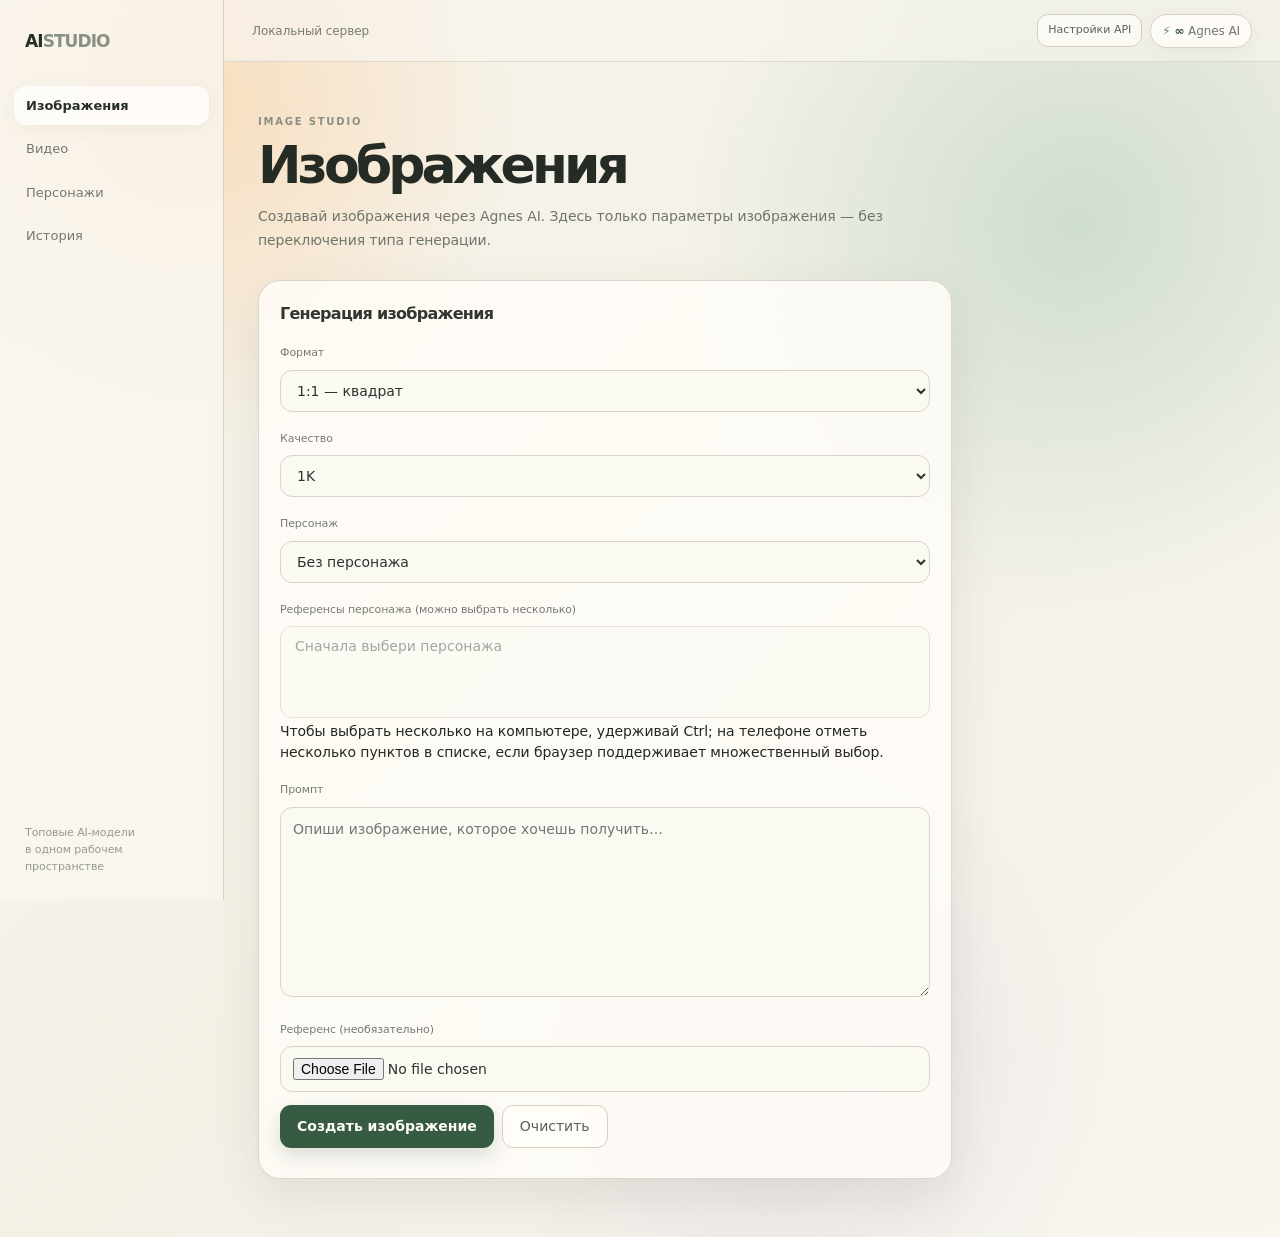
<file: static/index.html>
<!DOCTYPE html>
<html lang="ru">
<head>
  <meta charset="UTF-8">
  <meta name="viewport" content="width=device-width, initial-scale=1.0">
  <meta http-equiv="refresh" content="0;url=/static/ai-studio.html">
  <title>ИИ Студия</title>
  <script>window.location.replace('/static/ai-studio.html');</script>
</head>
<body>
  <p>Переход в ИИ Студию…</p>
  <noscript><a href="/static/ai-studio.html">Открыть ИИ Студию</a></noscript>
</body>
</html>
</file>
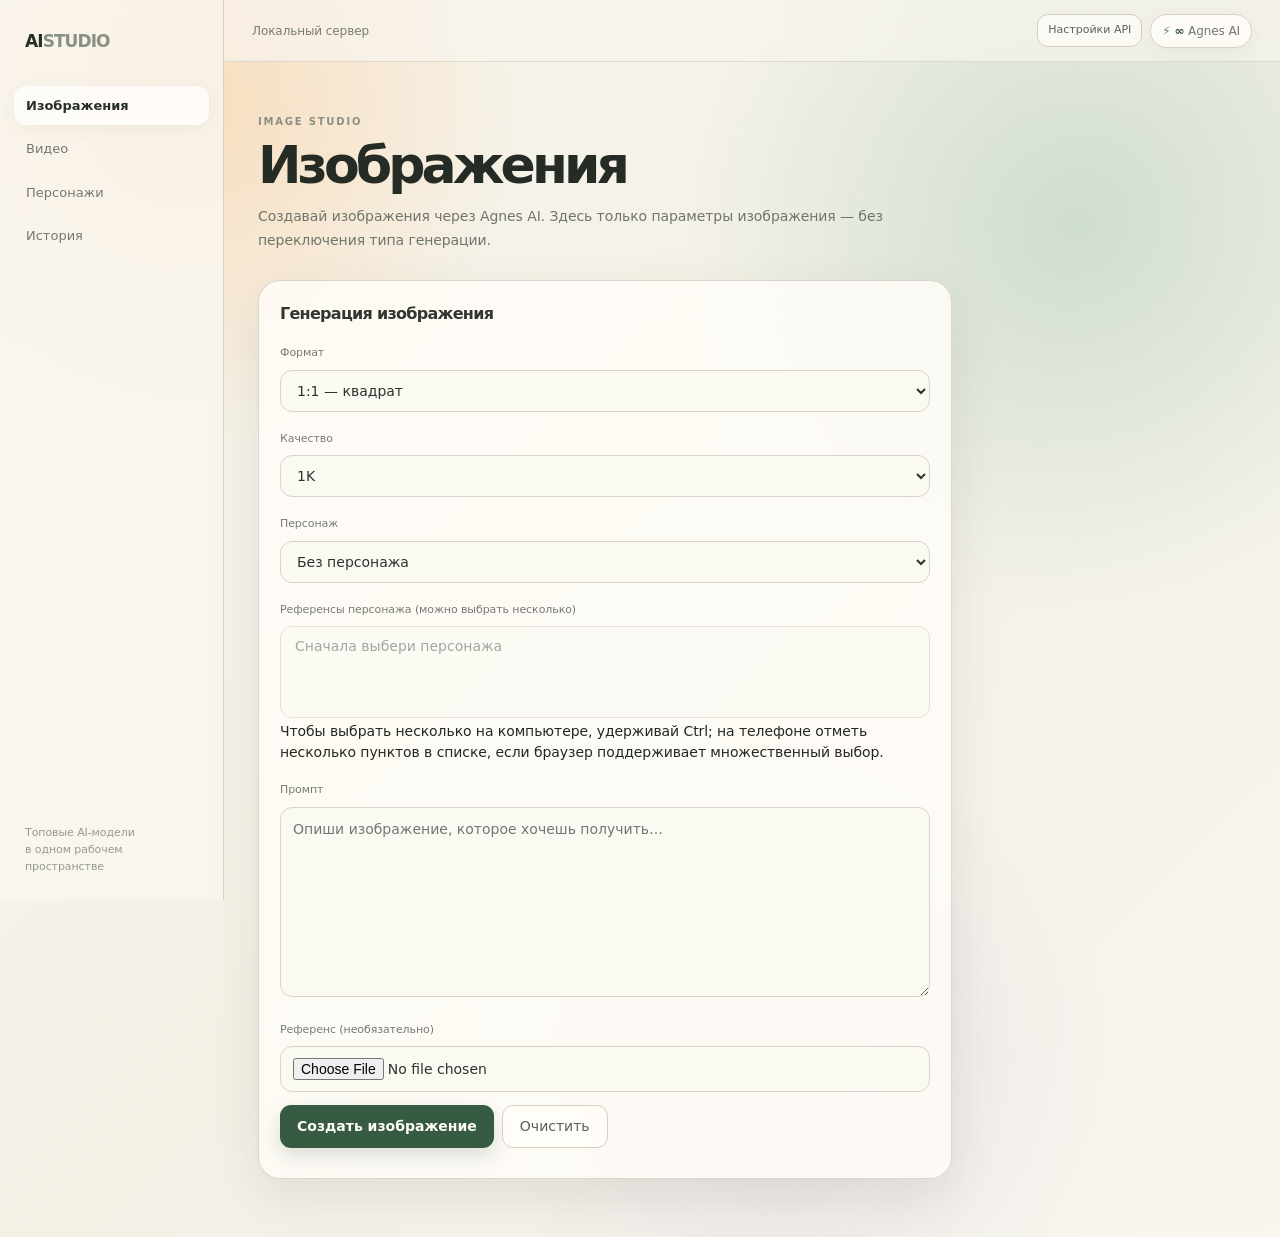
<file: static/ai-studio.html>
<!doctype html>
<html lang="ru"><head>
<meta charset="utf-8"><meta name="viewport" content="width=device-width,initial-scale=1">
<meta name="theme-color" content="#09090b"><title>AI Studio — AI models in one workspace</title>
<style>
:root{
  --bg:#f5f2e9;--paper:#fffdf8;--paper2:#f8f5ed;--line:#ded8ca;--line-soft:#ebe6da;
  --text:#242821;--muted:#6d7168;--muted2:#96998f;--accent:#2e4d38;--accent2:#d97b54;
  --hover:#f0ece2;--shadow:0 18px 50px rgba(64,57,42,.10);
}
*{box-sizing:border-box}
html{background:var(--bg);min-height:100%;overflow-x:hidden;overflow-y:auto}
body{
  margin:0;color:var(--text);
  font:14px/1.5 Inter,ui-sans-serif,system-ui,-apple-system,BlinkMacSystemFont,"Segoe UI",sans-serif;
  letter-spacing:-.006em;
  background:
    radial-gradient(circle at 14% 8%,rgba(248,188,123,.42) 0,transparent 22%),
    radial-gradient(circle at 84% 18%,rgba(157,196,174,.42) 0,transparent 26%),
    radial-gradient(circle at 62% 86%,rgba(201,183,220,.28) 0,transparent 24%),
    linear-gradient(135deg,#f8f5ec 0%,#f3f0e6 52%,#f8f6ef 100%);
  min-height:100vh;overflow-x:hidden;overflow-y:auto;
}
body:before,body:after{content:"";position:fixed;pointer-events:none;z-index:-1}
body:before{
  width:52vw;height:52vw;right:-12vw;top:11vh;
  background:
    radial-gradient(circle at 48% 42%,rgba(255,255,255,.96) 0 13%,transparent 14%),
    radial-gradient(ellipse at 50% 76%,rgba(91,126,96,.38) 0 18%,transparent 19%),
    radial-gradient(ellipse at 30% 64%,rgba(226,178,112,.46) 0 16%,transparent 17%),
    radial-gradient(ellipse at 70% 62%,rgba(113,151,180,.30) 0 18%,transparent 19%);
  filter:blur(1px);transform:rotate(-8deg);
}
body:after{
  width:38vw;height:46vw;left:-10vw;bottom:-12vw;
  background:
    radial-gradient(ellipse at 52% 25%,rgba(255,255,255,.9) 0 18%,transparent 19%),
    radial-gradient(ellipse at 36% 58%,rgba(89,124,84,.34) 0 21%,transparent 22%),
    radial-gradient(ellipse at 66% 74%,rgba(211,142,107,.34) 0 19%,transparent 20%);
  filter:blur(2px);transform:rotate(13deg);
}
button,input,textarea,select{font:inherit}
button{cursor:pointer}
.app{min-height:100vh;display:grid;grid-template-columns:224px minmax(0,1fr);position:relative}
.app:before{
  content:"";position:fixed;inset:0;pointer-events:none;z-index:-1;opacity:.5;
  background:
    linear-gradient(112deg,transparent 0 42%,rgba(255,255,255,.55) 43% 47%,transparent 48%),
    linear-gradient(72deg,transparent 0 68%,rgba(255,255,255,.42) 69% 72%,transparent 73%);
}
.side{
  border-right:1px solid rgba(207,201,187,.78);padding:20px 14px 16px;display:flex;flex-direction:column;
  gap:22px;position:sticky;top:0;height:100vh;background:rgba(250,248,242,.76);
  backdrop-filter:blur(20px);-webkit-backdrop-filter:blur(20px)
}
.brand{font-size:17px;font-weight:800;letter-spacing:-.055em;padding:9px 11px;color:#273027}
.brand span{color:#899184}
.nav{display:grid;gap:4px}
.nav button{
  background:transparent;border:0;color:#74796f;padding:10px 12px;border-radius:12px;
  text-align:left;font-size:13px;transition:background .16s ease,color .16s ease,transform .16s ease
}
.nav button.active,.nav button:hover{background:rgba(255,255,255,.72);color:#263028;box-shadow:0 4px 18px rgba(71,67,52,.06)}
.nav button.active{font-weight:650}
.bottom{margin-top:auto;color:#96998f;font-size:11px;padding:9px 11px;line-height:1.55}
.main{min-width:0;min-height:100vh;overflow:visible}
.top{
  height:62px;border-bottom:1px solid rgba(213,207,195,.72);display:flex;align-items:center;
  justify-content:space-between;padding:0 28px;color:#777c72;font-size:12px;
  background:rgba(248,246,240,.62);backdrop-filter:blur(20px);-webkit-backdrop-filter:blur(20px);
  position:sticky;top:0;z-index:5
}
.credits{
  border:1px solid #d8d1c2;background:rgba(255,253,248,.82);padding:7px 11px;border-radius:999px;color:#74796f;
  box-shadow:0 5px 18px rgba(69,63,48,.06)
}
.credits b{color:#2e4d38}
.hero{max-width:1280px;margin:0 auto;padding:52px 34px 28px}
.eyebrow{color:#8b8f84;font-size:10px;text-transform:uppercase;letter-spacing:.18em;font-weight:750}
.hero h1{
  font-size:clamp(38px,5vw,68px);line-height:.94;letter-spacing:-.075em;
  margin:12px 0 15px;font-weight:700;color:#252b25
}
.hero p{color:#70756b;max-width:680px;font-size:14px;margin:0;line-height:1.7}
.grid{
  max-width:1280px;margin:0 auto;padding:8px 34px 58px;
  display:grid;grid-template-columns:repeat(2,minmax(0,1fr));gap:14px
}
.card{
  position:relative;overflow:hidden;background:rgba(255,253,248,.78);border:1px solid rgba(220,214,202,.9);
  border-radius:22px;padding:21px;min-height:174px;
  box-shadow:0 12px 35px rgba(71,65,50,.07);
  transition:border-color .18s ease,background .18s ease,transform .18s ease,box-shadow .18s ease
}
.card:after{
  content:"";position:absolute;width:120px;height:120px;right:-42px;top:-44px;border-radius:50%;
  background:radial-gradient(circle,rgba(212,226,204,.65),rgba(212,226,204,0) 68%);pointer-events:none
}
.card:hover{transform:translateY(-3px) rotate(-.15deg);border-color:#cfc6b5;background:rgba(255,255,252,.9);box-shadow:0 20px 45px rgba(71,65,50,.11)}
.card .icon{font-size:20px;color:#53745a}
.card h3{margin:18px 0 6px;font-size:15px;font-weight:700;color:#30372f}
.card p{margin:0;color:#777c72;font-size:12px;line-height:1.65;max-width:470px}
.tag{
  display:inline-block;margin-top:16px;padding:5px 9px;border-radius:999px;
  background:#edf2e9;color:#56705a;font-size:10px;border:1px solid #d7e1d1
}
.workspace{
  max-width:1280px;margin:0 auto;padding:0 34px 58px;
  display:grid;grid-template-columns:minmax(0,1.65fr) minmax(280px,.65fr);gap:14px
}
.panel{
  background:rgba(255,253,248,.84);border:1px solid rgba(218,212,201,.94);border-radius:22px;padding:21px;
  box-shadow:var(--shadow);backdrop-filter:blur(16px);-webkit-backdrop-filter:blur(16px)
}
.panel h2{margin:0 0 5px;letter-spacing:-.045em;font-size:16px;font-weight:700;color:#30372f}
.label{display:block;color:#777c72;font-size:11px;margin:19px 0 8px}
.select,input,textarea{
  width:100%;background:rgba(250,248,242,.86);color:#2d332d;border:1px solid #d9d3c7;border-radius:12px;
  padding:11px 12px;outline:none;transition:border-color .15s ease,background .15s ease,box-shadow .15s ease
}
.select:hover,input:hover,textarea:hover{border-color:#bfb7a7;background:#fffdf8}
.select:focus,textarea:focus,input:focus{border-color:#8da18b;background:#fffefa;box-shadow:0 0 0 4px rgba(102,132,105,.12)}
.textarea{min-height:190px;resize:vertical}
.actions{display:flex;gap:8px;margin-top:13px}
.primary{
  background:#365b42;color:#fffdf8;border:0;padding:10px 17px;border-radius:11px;font-weight:700;
  box-shadow:0 8px 20px rgba(54,91,66,.18);transition:background .15s ease,transform .15s ease,box-shadow .15s ease
}
.primary:hover{background:#294b35;transform:translateY(-1px);box-shadow:0 12px 25px rgba(54,91,66,.22)}
.primary:disabled{opacity:.45;cursor:default;transform:none;box-shadow:none}
.ghost{
  background:rgba(255,253,248,.72);color:#596158;border:1px solid #d5cec0;padding:10px 17px;border-radius:11px;
  transition:background .15s ease,border-color .15s ease,transform .15s ease
}
.ghost:hover{background:#fffdf8;border-color:#bdb5a6;transform:translateY(-1px)}
.model{
  padding:13px;border:1px solid #ddd7cb;border-radius:13px;margin-top:8px;background:rgba(250,248,242,.72);
  transition:border-color .15s ease,background .15s ease,box-shadow .15s ease
}
.model:hover{border-color:#c4bcad;background:#fffdf8;box-shadow:0 8px 22px rgba(70,64,49,.06)}
.model b{display:block;font-size:13px;font-weight:700;color:#30372f}
.model small{color:#858a80;font-size:11px}
.model.active{border-color:#9eaf9a;background:#edf3e9;box-shadow:inset 3px 0 0 #5b7b61}
.result{margin-top:15px;border-radius:15px;overflow:hidden;background:#fffdf8;border:1px solid #d9d2c5;box-shadow:0 12px 35px rgba(70,64,49,.08)}
.result img{width:100%;display:block}
.hidden{display:none!important}
.modal{position:fixed;inset:0;background:rgba(43,41,34,.38);display:grid;place-items:center;padding:20px;backdrop-filter:blur(10px)}
.modalbox{width:min(430px,100%);background:#fffdf8;border:1px solid #d7d0c2;border-radius:20px;padding:24px;box-shadow:0 28px 80px rgba(48,44,34,.22)}
.modalbox h2{margin-top:0}
.close{float:right;background:none;border:0;color:#777;font-size:22px}
.status{color:#7a7f76;font-size:12px;margin-top:9px}
.toast{
  position:fixed;bottom:20px;right:20px;background:#2f4f39;color:#fffdf8;
  padding:10px 13px;border-radius:11px;font-weight:650;font-size:12px;box-shadow:0 14px 35px rgba(48,44,34,.2)
}
.section{display:none}
.section.active{display:block}
@media(max-width:900px){
  html,body{width:100%;max-width:100%;overflow-x:hidden}
  .app{grid-template-columns:minmax(0,1fr);width:100%;max-width:100%;overflow-x:hidden}
  .side{
    position:sticky;top:0;z-index:20;width:100%;height:54px;min-width:0;border-right:0;border-bottom:1px solid rgba(207,201,187,.78);
    padding:6px 8px;flex-direction:row;align-items:center;gap:6px;overflow:hidden;background:rgba(250,248,242,.9)
  }
  .brand{padding:7px 8px}
  .nav{display:flex;overflow-x:auto;overflow-y:hidden;gap:3px;flex:1;min-width:0;scrollbar-width:none;-webkit-overflow-scrolling:touch}.nav::-webkit-scrollbar{display:none}
  .nav button{white-space:nowrap}
  .bottom{display:none}
  .grid{grid-template-columns:repeat(2,minmax(0,1fr))}
  .workspace{grid-template-columns:1fr}
  .top{height:52px;padding:0 12px;top:54px;z-index:15}
  .hero,.grid,.workspace{padding-left:16px;padding-right:16px;max-width:100%;min-width:0}
}
@media(max-width:560px){
  .side{height:52px}
  .top{top:52px;height:48px;padding:0 10px}
  .credits{padding:5px 8px;font-size:11px}
  .hero{padding-top:24px;padding-left:14px;padding-right:14px}
  .hero h1{font-size:40px}
  .grid{grid-template-columns:1fr}
  .hero{padding-top:32px}
  .hero h1{font-size:42px}
  .workspace{padding-bottom:34px}
  .card,.panel{border-radius:17px}
  body:before{width:90vw;height:90vw;right:-35vw}
  body:after{width:75vw;height:75vw;left:-30vw}
}

.reference-picker{margin-top:8px}.reference-picker-actions{display:flex;align-items:center;gap:7px;flex-wrap:wrap;margin-bottom:8px}.reference-picker-actions .ghost{padding:7px 10px;font-size:11px}.reference-options{display:grid;grid-template-columns:repeat(2,minmax(0,1fr));gap:8px}.reference-option{display:flex;align-items:center;gap:9px;padding:10px;border:1px solid #d9d3c7;border-radius:12px;background:rgba(250,248,242,.86);cursor:pointer;min-width:0}.reference-option:has(input:checked){border-color:#8da18b;background:#edf3e9;box-shadow:inset 3px 0 0 #5b7b61}.reference-option input{width:auto;margin:0;accent-color:#365b42}.reference-option span{font-size:12px;overflow:hidden;text-overflow:ellipsis;white-space:nowrap}@media(max-width:560px){.reference-options{grid-template-columns:1fr}.reference-picker-actions .hint{width:100%}}</style></head><body>
<div class="app">
<aside class="side"><div class="brand">AI<span>STUDIO</span></div><nav class="nav">
<button class="active" data-page="image">Изображения</button><button data-page="video">Видео</button><button data-page="characters">Персонажи</button><button data-page="history">История</button>
</nav><div class="bottom">Топовые AI-модели<br>в одном рабочем пространстве</div></aside>
<main class="main"><header class="top"><div>Локальный сервер</div><div style="display:flex;align-items:center;gap:8px"><button type="button" class="ghost" id="openSettings" style="padding:7px 10px;font-size:11px">Настройки API</button><div class="credits">⚡ <b id="creditCount">∞</b> Agnes AI</div></div></header>

<section id="image" class="section active">
  <div class="hero"><div class="eyebrow">Image Studio</div><h1 style="font-size:52px">Изображения</h1><p>Создавай изображения через Agnes AI. Здесь только параметры изображения — без переключения типа генерации.</p></div>
  <div class="workspace">
    <div class="panel">
      <h2>Генерация изображения</h2>
      <div class="label">Формат</div>
      <select id="imageAspect" class="select">
        <option value="1:1">1:1 — квадрат</option><option value="9:16">9:16 — вертикальный</option><option value="16:9">16:9 — горизонтальный</option><option value="3:4">3:4 — вертикальный</option><option value="4:3">4:3 — горизонтальный</option>
      </select>
      <div class="label">Качество</div>
      <select id="imageQuality" class="select"><option value="1K">1K</option><option value="2K">2K</option><option value="3K">3K</option><option value="4K">4K</option></select>
      <div class="label">Персонаж</div><select id="imageCharacter" class="select"><option value="">Без персонажа</option></select>
      <div class="label">Референсы персонажа <span style="color:#777">(можно выбрать несколько)</span></div><select id="imageCharacterReference" class="select" multiple size="4" disabled><option value="">Сначала выбери персонажа</option></select><div class="hint">Чтобы выбрать несколько на компьютере, удерживай Ctrl; на телефоне отметь несколько пунктов в списке, если браузер поддерживает множественный выбор.</div>
      <div class="label">Промпт</div><textarea id="imagePrompt" class="textarea" placeholder="Опиши изображение, которое хочешь получить…"></textarea>
      <div class="label">Референс <span style="color:#777">(необязательно)</span></div><input id="imageReference" type="file" accept="image/*">
      <div class="actions"><button id="imageGenerate" class="primary">Создать изображение</button><button class="ghost" id="imageClear">Очистить</button></div>
      <div id="imageStatus" class="status"></div><div id="imageResult" class="result hidden"></div>
    </div>
  </div>
</section>

<section id="video" class="section">
  <div class="hero"><div class="eyebrow">Video Studio</div><h1 style="font-size:52px">Видео</h1><p>Создавай видео из текста или оживляй готовое изображение.</p></div>
  <div class="workspace">
    <div class="panel">
      <h2>Генерация видео</h2>
      <div class="label">Режим</div>
      <select id="videoMode" class="select">
        <option value="i2v">Image → Video</option>
        <option value="t2v">Text → Video</option>
        <option value="ti2vid">Text + Image → Video</option>
      </select>
      <div class="label">Формат</div>
      <select id="videoAspect" class="select">
        <option value="9:16">9:16 — вертикальный</option>
        <option value="16:9">16:9 — горизонтальный</option>
        <option value="1:1">1:1 — квадрат</option>
      </select>
      <div class="label">Длительность</div>
      <select id="videoDuration" class="select">
        <option value="4">4 сек</option><option value="5" selected>5 сек</option><option value="6">6 сек</option><option value="8">8 сек</option><option value="10">10 сек</option><option value="12">12 сек</option><option value="15">15 сек</option><option value="18">18 сек</option><option value="20">20 сек</option>
      </select>
      <div class="hint">Все запросы видео сразу отправляются в Agnes 2.0. Доступная длительность зависит от выбранного пресета.</div>
      <div class="label">Качество</div>
      <select id="videoQuality" class="select">
        <option value="720P" selected>720P — доступно и стабильно</option>
      </select>
      <div class="hint">1080P пока не показываю как доступный вариант: текущая бесплатная 2.5 Flash работает в 720P. Не буду отправлять неподдерживаемые параметры в API.</div>
      <div class="label">Персонаж</div>
      <select id="videoCharacter" class="select"><option value="">Без персонажа</option></select>
      <div class="label">Референсы персонажа <span style="color:#777">(можно выбрать несколько)</span></div>
      <div id="videoReferencePicker" class="reference-picker" aria-label="Референсы персонажа">
        <div class="reference-picker-actions"><button type="button" class="ghost" id="videoSelectAllRefs">Выбрать все</button><button type="button" class="ghost" id="videoClearAllRefs">Снять все</button><span id="videoReferenceCount" class="hint">0 выбрано</span></div>
        <div id="videoCharacterReference" class="reference-options"><div class="hint">Сначала выбери персонажа</div></div>
      </div>
      <div class="hint">Нажимай на карточки на iPhone. Выбранные изображения передаются модели вместе для сохранения внешности.</div>
      <div class="label">Исходное изображение <span style="color:#777">(необязательно, если выбран персонаж)</span></div>
      <input id="videoReference" type="file" accept="image/png,image/jpeg,image/webp">
      <div class="label" style="margin-top:12px">Стартовый кадр сцены <span style="color:#777">(можно загрузить PNG, JPG или WebP)</span></div>
      <input id="startFrameUpload" type="file" accept="image/png,image/jpeg,image/webp">
      <div class="hint">Выбери кадр из «Фото» или «Файлов». Он заменит ранее сохранённый кадр и станет первым кадром нового видео, в том числе после F5.</div>
      <div class="actions"><button type="button" id="clearStartFrameUpload" class="ghost">Убрать выбранный стартовый кадр</button></div>
      <div class="label" style="margin-top:18px">Восстановить финальный кадр из готового видео</div>
      <input id="recoveryVideoUpload" type="file" accept="video/mp4,video/quicktime,video/webm,.mp4,.mov,.webm">
      <div class="hint">Если задача пропала после сбоя, загрузи последнее видео из «Фото» или «Файлов». Кадр извлекается прямо в браузере — серверная задача не нужна.</div>
      <div class="actions"><button type="button" id="extractRecoveryFrame" class="primary">Создать финальный кадр</button></div>
      <div class="hint">Для Image → Video можно выбрать сохранённого персонажа Мию и несколько его референсов. Рекомендуется 2–5 ракурсов.</div>
      <div class="label">Промпт движения для видео</div>
      <textarea id="videoPrompt" class="textarea" placeholder="Что делает Мия? Как движется камера? Что происходит в сцене?"></textarea>
      <div class="label">Промпт стартового кадра <span style="color:#777">(создаётся автоматически, можно редактировать)</span></div>
      <textarea id="startFramePrompt" class="textarea" placeholder="Сначала опиши сцену выше — здесь появится промпт для изображения." rows="5"></textarea>
      <div class="hint">Видео-промпт отвечает за движение. Промпт кадра — за первый момент: персонаж, фон, композиция и свет. Автопромпт не отправляет дополнительный запрос и его можно исправить вручную.</div>
      <div class="actions"><button type="button" id="refreshStartFramePrompt" class="ghost">Обновить промпт кадра из видео</button></div>
      <div class="actions"><button type="button" id="createStartFrame" class="ghost">Создать стартовый кадр</button><button type="button" id="videoGenerate" class="primary">Создать видео</button><button type="button" class="ghost" id="videoClear">Очистить промпты</button></div>
      <div class="hint">Готовый кадр автоматически станет исходным изображением для Agnes 2.0.</div>
      <div id="startFrameStatus" class="status"></div><div id="startFrameResult" class="result hidden"></div>
      <div id="videoProgressPanel" class="card hidden" style="margin-top:14px;padding:16px;border:1px solid var(--border,#dedbd2);border-radius:14px">
        <div style="display:flex;justify-content:space-between;align-items:center;gap:12px"><b id="videoProgressHeading">Генерация видео</b><span id="videoEta" style="font-size:13px;color:var(--muted,#777)">Оцениваем время…</span></div>
        <div style="display:flex;justify-content:space-between;align-items:baseline;gap:12px;margin-top:14px"><strong id="videoProgressPercent" style="font-size:28px;line-height:1">0%</strong><span id="videoElapsed" style="font-size:12px;color:var(--muted,#777)">Прошло 00:00</span></div>
        <div style="height:9px;margin-top:10px;border-radius:99px;background:var(--surface-muted,#e7e3d9);overflow:hidden"><div id="videoProgressBar" style="height:100%;width:0%;border-radius:99px;background:var(--accent,#55755d);transition:width .5s ease"></div></div>
        <div id="videoProgressStage" style="font-size:12px;color:var(--muted,#777);margin-top:9px">Подготовка запроса…</div>
        <button type="button" id="videoCancelButton" class="ghost hidden" style="margin-top:12px;border-color:#c87569;color:#9b3d32">Отменить генерацию</button>
        <div style="font-size:11px;color:var(--muted,#888);margin-top:6px">Процент отображается по статусу задачи, если модель его передаёт. Оставшееся время — приблизительная оценка.</div>
      </div>
      <div id="videoStatus" class="status"></div><div id="videoResult" class="result hidden"></div>
    </div>
  </div>
</section>

<section id="characters" class="section">
  <div class="hero"><div class="eyebrow">Character Pack</div><h1 style="font-size:52px">Персонажи</h1><p>Храни референсы персонажей один раз и используй их повторно при генерации изображений.</p></div>
  <div class="workspace">
    <div class="panel">
      <h2>Мия</h2>
      <div id="characterStatus" class="status">Референсы ещё не загружены.</div>
      <div id="characterRefs" class="grid" style="grid-template-columns:repeat(2,minmax(0,1fr));padding:16px 0"></div>
      <div class="label">Добавить или обновить референсы</div>
      <input id="characterFiles" type="file" accept="image/png,image/jpeg,image/webp" multiple>
      <div class="actions"><button id="characterSave" class="primary">Сохранить референсы</button></div>
    </div>
  </div>
</section>

<section id="history" class="section"><div class="hero"><div class="eyebrow">History</div><h1 style="font-size:60px">История</h1><p>Последние локальные генерации.</p><div id="historyList" class="grid" style="grid-template-columns:1fr;padding:20px 0"></div></div></section>
</main></div>
<div id="toast" class="toast hidden"></div>
<div id="settingsModal" class="modal hidden" role="dialog" aria-modal="true" aria-labelledby="settingsTitle">
  <div class="modalbox">
    <button class="close" id="settingsClose" aria-label="Закрыть">×</button>
    <h2 id="settingsTitle">Настройки Agnes API</h2>
    <p class="status" style="margin:0 0 14px">Ключ скрыт и никогда не отображается целиком.</p>
    <div id="settingsSource" class="status" role="status">Проверяем источник ключа…</div>
    <label class="label" for="settingsApiKey">Новый API-ключ</label>
    <input id="settingsApiKey" type="password" autocomplete="new-password" placeholder="Вставь новый ключ Agnes">
    <div class="actions">
      <button type="button" class="ghost" id="settingsRefresh">Обновить статус</button>
      <button type="button" class="primary" id="settingsSave">Сохранить ключ</button>
    </div>
    <p id="settingsHelp" class="status">Если ключ задан через переменные Render, изменить его нужно в Render.</p>
    <p id="settingsResult" class="status" role="status"></p>
  </div>
</div>
<div id="saveModal" class="modal hidden">
  <div class="modalbox">
    <button class="close" id="saveClose" aria-label="Закрыть">×</button>
    <h2>Сохранить файл</h2>
    <div class="status">Введите имя файла</div>
    <input id="saveFilename" type="text" value="Мия" autocomplete="off" style="margin-top:12px">
    <div class="actions">
      <button class="ghost" id="saveCancel">Отмена</button>
      <button class="primary" id="saveContinue">Продолжить</button>
    </div>
  </div>
</div>
<script>
const $=s=>document.querySelector(s), $$=s=>document.querySelectorAll(s);let models=[],selected=null;
function escapeHtml(v){return String(v??'').replace(/[<>&"']/g,c=>({'<':'&lt;','>':'&gt;','&':'&amp;','"':'&quot;',"'":'&#39;'}[c]))}
function toast(t){$('#toast').textContent=t;$('#toast').classList.remove('hidden');setTimeout(()=>$('#toast').classList.add('hidden'),2500)}
function show(page,persist=true){const section=document.getElementById(page);if(!section)return;document.querySelectorAll('.section').forEach(x=>x.classList.remove('active'));section.classList.add('active');document.querySelectorAll('.nav button[data-page]').forEach(x=>x.classList.toggle('active',x.dataset.page===page));if(persist){try{localStorage.setItem('aistudio_page',page)}catch(e){}}if(page==='history')loadHistory();window.scrollTo({top:0,behavior:'smooth'})}
document.querySelectorAll('.nav button[data-page]').forEach(b=>b.addEventListener('click',function(e){e.preventDefault();show(this.dataset.page)}));$$('.card[data-page]').forEach(b=>b.onclick=()=>show(b.dataset.page));
async function api(path,opt={},retryAuth=true){let r=await fetch(path,{...opt,credentials:'same-origin'});if(r.status===401&&retryAuth&&!path.startsWith('/api/auth/')){const token=prompt('Введите пароль доступа к Studio');if(!token)throw Error('Вход отменён');const login=await fetch('/api/auth/session',{method:'POST',credentials:'same-origin',headers:{'Content-Type':'application/json'},body:JSON.stringify({token})});if(!login.ok){const d=await login.json().catch(()=>({}));throw Error(d.detail||'Не удалось войти в Studio')}return api(path,opt,false)}if(!r.ok){let d=await r.json().catch(()=>({}));let detail=d?.detail;if(Array.isArray(detail))detail=detail.map(x=>{if(!x)return '';const loc=Array.isArray(x.loc)?x.loc.join('.'):x.loc;const msg=x.msg||x.detail||JSON.stringify(x);return loc?loc+': '+msg:msg}).filter(Boolean).join('; ');else if(detail&&typeof detail==='object')detail=detail.message||detail.detail||JSON.stringify(detail);throw Error(String(detail||'Ошибка сервера'));}return r}
async function refreshSettings(){
  const source=$('#settingsSource'),input=$('#settingsApiKey'),save=$('#settingsSave'),help=$('#settingsHelp'),result=$('#settingsResult');
  source.textContent='Проверяем настройки…';result.textContent='';
  try{
    const response=await api('/api/config',{cache:'no-store'}),cfg=await response.json();
    if(cfg.source==='env'){
      source.textContent='Источник активного ключа: переменная окружения Render.';
      input.disabled=true;save.disabled=true;
      help.textContent='Сейчас сайт использует ключ из Render. Поле на сайте не может заменить переменную окружения. Открой Render, измени значение AGNES_API_KEY и сохрани изменения.';
    }else{
      source.textContent=cfg.source==='config'?'Источник активного ключа: настройки приложения. Ключ задан.':'Активный API-ключ не настроен.';
      input.disabled=false;save.disabled=false;
      help.textContent='Новый ключ будет сохранён в конфигурации приложения. На Render без постоянного диска файл настроек может сброситься после пересоздания экземпляра.';
    }
  }catch(e){source.textContent='Не удалось прочитать настройки: '+(e.message||'ошибка');input.disabled=true;save.disabled=true}
}
$('#openSettings').addEventListener('click',()=>{$('#settingsModal').classList.remove('hidden');refreshSettings()});
$('#settingsClose').addEventListener('click',()=>$('#settingsModal').classList.add('hidden'));
$('#settingsRefresh').addEventListener('click',refreshSettings);
$('#settingsModal').addEventListener('click',e=>{if(e.target===$('#settingsModal'))$('#settingsModal').classList.add('hidden')});
$('#settingsSave').addEventListener('click',async()=>{
  const input=$('#settingsApiKey'),result=$('#settingsResult'),key=input.value.trim();
  if(!key){result.textContent='Введи новый ключ.';return}
  const button=$('#settingsSave');button.disabled=true;result.textContent='Сохраняем…';
  try{
    const form=new FormData();form.append('api_key',key);
    await api('/api/config',{method:'POST',body:form});
    input.value='';result.textContent='Ключ сохранён в настройках приложения. Обновляем статус…';
    await refreshSettings();
    result.textContent+=' Если источник указан как «настройки приложения», сервер будет использовать сохранённый ключ, если переменная Render не задана.';
  }catch(e){result.textContent='Не удалось сохранить: '+(e.message||'ошибка')}
  finally{if(!input.disabled)button.disabled=false}
});

const CHARACTER_DB='aistudio-characters-v1';
function characterDb(){
  return new Promise((resolve,reject)=>{
    const req=indexedDB.open(CHARACTER_DB,1);
    req.onupgradeneeded=()=>{if(!req.result.objectStoreNames.contains('refs'))req.result.createObjectStore('refs',{keyPath:'id',autoIncrement:true})};
    req.onsuccess=()=>resolve(req.result); req.onerror=()=>reject(req.error);
  });
}
async function getMiaRefs(){
  const db=await characterDb();
  return new Promise((resolve,reject)=>{
    const q=db.transaction('refs','readonly').objectStore('refs').getAll();
    q.onsuccess=()=>resolve(q.result||[]);q.onerror=()=>reject(q.error);
  });
}
async function appendMiaRefs(files){
  const db=await characterDb();
  await new Promise((resolve,reject)=>{
    const tx=db.transaction('refs','readwrite'), store=tx.objectStore('refs');
    const q=store.getAll();
    q.onsuccess=()=>{
      const refs=q.result||[];
      const hasPrimary=refs.some(r=>r.isPrimary);
      const startOrder=refs.reduce((max,r)=>Math.max(max,Number(r.order)||0),0);
      [...files].forEach((file,index)=>{
        store.add({
          name:file.name||('ref_'+(refs.length+index+1)),
          blob:file,
          order:startOrder+index+1,
          isPrimary:!hasPrimary && index===0
        });
      });
    };
    q.onerror=()=>reject(q.error||new Error('Не удалось прочитать сохранённые референсы'));
    tx.oncomplete=resolve;
    tx.onerror=()=>reject(tx.error||new Error('Не удалось сохранить референсы'));
    tx.onabort=()=>reject(tx.error||new Error('Операция сохранения отменена'));
  });
}
async function renameMiaRef(id,name){
  const clean=String(name||'').trim().replace(/\\/g,'').replace(/[/:*?"<>|]/g,'').slice(0,80);
  if(!clean){toast('Введите название референса');return}
  try{
    const db=await characterDb();
    await new Promise((resolve,reject)=>{
      const tx=db.transaction('refs','readwrite'),store=tx.objectStore('refs'),q=store.get(id);
      q.onsuccess=()=>{
        if(!q.result){reject(new Error('Референс не найден'));return}
        q.result.name=clean;store.put(q.result);
      };
      q.onerror=()=>reject(q.error||new Error('Не удалось найти референс'));
      tx.oncomplete=resolve;
      tx.onerror=()=>reject(tx.error||new Error('Не удалось переименовать референс'));
      tx.onabort=()=>reject(tx.error||new Error('Операция отменена'));
    });
    const refs=await getMiaRefs();
    renderCharacters(refs);
    toast('Название сохранено');
  }catch(e){toast(e.message||'Не удалось переименовать референс')}
}
async function setPrimaryMiaRef(id){
  try{
    const db=await characterDb();
    await new Promise((resolve,reject)=>{
      const tx=db.transaction('refs','readwrite'), store=tx.objectStore('refs');
      const q=store.getAll();
      q.onsuccess=()=>{
        const refs=q.result||[];
        refs.forEach(r=>{r.isPrimary=(r.id===id);store.put(r)});
      };
      q.onerror=()=>reject(q.error||new Error('Не удалось прочитать референсы'));
      tx.oncomplete=resolve;
      tx.onerror=()=>reject(tx.error||new Error('Не удалось изменить основной референс'));
      tx.onabort=()=>reject(tx.error||new Error('Операция отменена'));
    });
    const refs=await getMiaRefs();
    renderCharacters(refs);
    toast('Основной референс изменён');
  }catch(e){toast(e.message||'Не удалось изменить основной референс')}
}
async function populateCharacterReferences(refs){
  const select=$('#imageCharacterReference');
  if(!select)return;
  if(!refs.length){
    select.innerHTML='<option value="">Нет сохранённых референсов</option>';
    select.disabled=true;
    return;
  }
  select.disabled=false;
  select.innerHTML=refs.map((r,i)=>{
    const name=escapeHtml(r.name||('Референс '+(i+1)));
    return '<option value="'+r.id+'">'+name+(r.isPrimary?' · основной':'')+'</option>';
  }).join('');
  const primary=refs.find(r=>r.isPrimary)||refs[0];
  [...select.options].forEach(option=>{option.selected=Number(option.value)===primary.id});
}
async function syncCharacterReferenceSelector(){
  const character=$('#imageCharacter');
  const select=$('#imageCharacterReference');
  if(!character||!select)return;
  if(character.value!=='miya'){
    select.innerHTML='<option value="">Сначала выбери персонажа</option>';
    select.disabled=true;
    return;
  }
  try{await populateCharacterReferences(await getMiaRefs())}
  catch(e){select.innerHTML='<option value="">Не удалось загрузить референсы</option>';select.disabled=true}
}
async function loadCharacters(){
  try{
    const refs=await getMiaRefs();
    const select=$('#imageCharacter');
    if(select)select.innerHTML='<option value="">Без персонажа</option>'+(refs.length?'<option value="miya">Мия</option>':'');
    await populateCharacterReferences(refs);
    renderCharacters(refs);
    await syncVideoCharacterSelector(refs);
    const videoCharacter=$('#videoCharacter');
    if(videoCharacter&&!videoCharacter.dataset.changeBound){videoCharacter.addEventListener('change',handleVideoCharacterChange);videoCharacter.dataset.changeBound='1'}
  }catch(e){$('#characterStatus').textContent='Не удалось открыть локальное хранилище: '+e.message}
}
let characterObjectUrls=[];
function renderCharacters(refs){
  const box=$('#characterRefs'),status=$('#characterStatus');if(!box||!status)return;
  characterObjectUrls.forEach(url=>URL.revokeObjectURL(url));characterObjectUrls=[];
  if(!refs.length){status.textContent='Загрузите референсы Мии (до 12 изображений).';box.innerHTML='';return}
  status.textContent='Сохранено референсов: '+refs.length+' · хранится на этом устройстве';
  box.innerHTML=refs.map((r,i)=>{
    const url=URL.createObjectURL(r.blob);characterObjectUrls.push(url);
    const primary=!!r.isPrimary;
    const displayName=escapeHtml(r.name||('Референс '+(i+1)));
    const lower=String(r.name||'').toLowerCase();
    let viewLabel='Ракурс';
    if(/left|лев|слева|левая/i.test(lower))viewLabel='Левый профиль';
    else if(/right|прав|справа|правая/i.test(lower))viewLabel='Правый профиль';
    else if(/3\s*[/_-]?\s*4|three.?quarter|три четверт/i.test(lower))viewLabel='3/4';
    else if(/front|фронт|анфас|сперед/i.test(lower))viewLabel='Анфас';
    else if(/full|полный рост|рост|fullbody/i.test(lower))viewLabel='Полный рост';
    return '<div class="card" style="padding:10px;min-height:0"><img src="'+url+'" alt="'+displayName+'" style="width:100%;aspect-ratio:3/4;object-fit:cover;border-radius:12px"><div style="margin-top:8px;display:flex;gap:6px;flex-wrap:wrap"><span class="tag">'+viewLabel+'</span>'+(primary?'<span class="tag">Основной</span>':'')+'</div><div style="margin-top:6px;font-size:11px;color:#777">'+displayName+'</div><input id="refName_'+r.id+'" type="text" value="'+displayName+'" maxlength="80" style="margin-top:8px;padding:8px 10px;font-size:12px" aria-label="Название референса"><button class="ghost" style="width:100%;margin-top:7px;padding:8px 10px" onclick="renameMiaRef('+r.id+',document.getElementById(\'refName_'+r.id+'\').value)">Сохранить название</button><button class="'+(primary?'primary':'ghost')+'" style="width:100%;margin-top:7px;padding:8px 10px" onclick="setPrimaryMiaRef('+r.id+')">'+(primary?'Основной референс':'Сделать основным')+'</button></div>';
  }).join('');
}
async function saveCharacterPack(){
  const files=$('#characterFiles').files;
  if(!files.length){toast('Выбери хотя бы один референс');return}
  if(files.length>12){toast('Можно сохранить не более 12 референсов');return}
  const b=$('#characterSave');b.disabled=true;b.textContent='Сохранение…';
  try{
    const existing=await getMiaRefs();
    if(existing.length+files.length>12){
      toast('У Мии уже сохранено '+existing.length+' референсов. Максимум — 12.');
      return;
    }
    await appendMiaRefs(files);
    $('#characterFiles').value='';
    await loadCharacters();
    toast('Новые референсы добавлены, старые сохранены');
  }catch(e){toast(e.message||'Не удалось сохранить референсы')}
  finally{b.disabled=false;b.textContent='Сохранить референсы'}
}
async function load(){}
function renderDedicatedModels(type){
  const box=$('#'+type+'Models'), list=models.filter(m=>m.type===type);
  if(!box)return;
  box.innerHTML=list.map(m=>'<button class="model active" data-dedicated-model="'+type+'" data-model-id="'+m.id+'" style="width:100%;text-align:left"><b>'+m.name+'</b><small>'+m.provider+' · '+(m.credits?' '+m.credits+' кредитов':'без внутренних кредитов')+' · '+(m.status==='ready'?'Доступно':'Скоро')+'</small></button>').join('');
  const chosen=list.find(m=>m.status==='ready')||list[0];
  const selectedBox=$('#'+type+'SelectedModel');if(chosen&&selectedBox)selectedBox.innerHTML='<b>'+chosen.name+'</b><small>'+chosen.provider+' · '+chosen.description+'</small>';
}
function setGenerateBusy(type,busy){
  const b=$('#'+type+'Generate');if(b)b.disabled=busy;
}
async function generateImage(){
  const p=$('#imagePrompt').value.trim();if(!p){toast('Напиши промпт');return}
  setGenerateBusy('image',true);$('#imageStatus').textContent='Запуск генерации…';
  try{
    const f=new FormData();f.append('prompt',p);f.append('size',$('#imageQuality').value);f.append('ratio',$('#imageAspect').value);
    const characterId=$('#imageCharacter').value;
    const ref=$('#imageReference').files[0];
    if(ref) f.append('reference_image',ref);
    else if(String(characterId).trim()){
      const refs=await getMiaRefs();
      const select=$('#imageCharacterReference');
      const selectedIds=select?Array.from(select.options||[]).filter(o=>o.selected).map(o=>Number(o.value)).filter(Number.isFinite):[];
      let chosen=selectedIds.length?refs.filter(item=>selectedIds.includes(item.id)):[];
      if(!chosen.length) chosen=[refs.find(item=>item.isPrimary)||refs[0]].filter(item=>item&&item.blob instanceof Blob);
      if(!chosen.length) throw new Error('У Мии не найден сохранённый референс. Открой раздел «Персонажи» и проверь, что референс сохранён.');
      chosen.slice(0,6).forEach((item,index)=>{
        const blob=item.blob;
        const mime=String(blob.type||'image/png').toLowerCase();
        const ext=mime.includes('jpeg')||mime.includes('jpg')?'jpg':mime.includes('webp')?'webp':'png';
        const field=index===0?'reference_image':'reference_images';
        f.append(field,blob,'miya_ref_'+(index+1)+'.'+ext);
      });
    }
    const sentRefs=[...f.entries()].filter(([key,value])=>(key==='reference_image'||key==='reference_images')&&value instanceof Blob);
    f.append('character_id',characterId||'');
    if(sentRefs.length){
      const bytes=new Uint8Array(await sentRefs[0][1].arrayBuffer());
      let binary=''; for(let i=0;i<bytes.length;i+=0x8000) binary+=String.fromCharCode(...bytes.subarray(i,i+0x8000));
      f.append('reference_image_base64',btoa(binary));
    }
    const endpoint='/api/image/generate?prompt='+encodeURIComponent(p)+'&size='+encodeURIComponent($('#imageQuality').value)+'&ratio='+encodeURIComponent($('#imageAspect').value);
    const refDiagnostics=sentRefs.map(([key,value])=>({field:key,type:value.type||'unknown',size:value.size,name:value.name||'blob'}));
    console.info('[Image request diagnostics]',{character:characterId||'none',manualReference:!!ref,referenceCount:sentRefs.length,references:refDiagnostics,size:$('#imageQuality').value,ratio:$('#imageAspect').value});
    $('#imageStatus').textContent='Персонаж: '+(characterId||'нет')+' · Отправка запроса: референсов '+sentRefs.length+'; '+(sentRefs.map(([,v])=>(v.type||'unknown')+', '+Math.round(v.size/1024)+' КБ').join(' | ')||'без референса');
    const requestBody=sentRefs.length?{prompt:p,size:$('#imageQuality').value,ratio:$('#imageAspect').value,character_id:characterId||'',reference_image_base64:f.get('reference_image_base64')||''}:{prompt:p,size:$('#imageQuality').value,ratio:$('#imageAspect').value,character_id:characterId||''};
    const r=await api(endpoint,{method:'POST',headers:{'Content-Type':'application/json'},body:JSON.stringify(requestBody)});const d=await r.json();
    const url='/api/image/'+encodeURIComponent(d.task_id);
    $('#imageResult').innerHTML='<img src="'+url+'"><div style="padding:12px"><button class="ghost" id="saveImageButton">Сохранить изображение</button></div>';
    $('#saveImageButton').onclick=()=>openSaveModal(d.task_id);
    $('#imageResult').classList.remove('hidden');
    const diag=d.diagnostics||{};
    const diagRefs=Array.isArray(diag.references)?diag.references:[];
    const diagText=diagRefs.map((x,i)=>'R'+(i+1)+': '+(x.bytes?Math.round(x.bytes/1024)+' КБ':'?')+(x.sha256?' · SHA256 '+x.sha256:'')).join(' | ');
    $('#imageStatus').textContent='Готово · '+(diag.mode||'режим неизвестен')+' · модель '+(diag.model||'?')+' · референсов '+(diag.accepted_references??sentRefs.length)+(diagText?' · '+diagText:'');
  }catch(e){$('#imageStatus').textContent=e.message;toast(e.message)}finally{setGenerateBusy('image',false)}
}
function sanitizeFilename(name){return String(name||'').trim().replace(/[\\/:*?"<>|]/g,'').replace(/\s+/g,' ').slice(0,120)||'Мия'}
let saveFileBlob=null,saveFileExtension='png',saveFileType='image/png';
async function openSaveModal(taskId,type='image'){
  const modal=$('#saveModal'), input=$('#saveFilename');
  modal.dataset.taskId=taskId; modal.dataset.fileType=type; modal.classList.remove('hidden'); input.value=type==='video'?'Мия — видео':'Мия';
  input.disabled=true; $('#saveContinue').disabled=true;
  $('#saveContinue').textContent='Загрузка…'; saveFileBlob=null;
  try{
    const endpoint=type==='video'?'/api/video/':'/api/image/';
    const response=await api(endpoint+encodeURIComponent(taskId),{cache:'no-store'});
    if(!response.ok)throw Error('Не удалось получить '+(type==='video'?'видео':'изображение'));
    saveFileBlob=await response.blob();
    if(!saveFileBlob.size)throw Error('Получен пустой файл');
    saveFileExtension=type==='video'?'mp4':'png';
    saveFileType=saveFileBlob.type||(type==='video'?'video/mp4':'image/png');
    input.disabled=false; $('#saveContinue').disabled=false; $('#saveContinue').textContent='Сохранить';
    setTimeout(()=>{input.focus();input.select()},50);
  }catch(e){
    $('#saveContinue').disabled=true; $('#saveContinue').textContent='Ошибка загрузки';
    toast(e.message||'Не удалось получить файл');
  }
}
function closeSaveModal(){$('#saveModal').classList.add('hidden');saveFileBlob=null}
function saveFileWithName(){
  const name=sanitizeFilename($('#saveFilename').value);
  if(!saveFileBlob){toast('Файл ещё загружается');return}
  try{
    const file=new File([saveFileBlob],name+'.'+saveFileExtension,{type:saveFileType});
    if(navigator.share && navigator.canShare && navigator.canShare({files:[file]})){
      navigator.share({title:name,files:[file]}).then(()=>{closeSaveModal();toast('Файл сохранён')}).catch(e=>{if(e.name!=='AbortError')toast(e.message||'Не удалось сохранить файл')});
    }else{
      const url=URL.createObjectURL(file),a=document.createElement('a');a.href=url;a.download=name+'.'+saveFileExtension;document.body.appendChild(a);a.click();a.remove();setTimeout(()=>URL.revokeObjectURL(url),1000);
      closeSaveModal();toast('Файл сохранён');
    }
  }catch(e){toast(e.message||'Не удалось сохранить файл')}
}
$('#saveClose').onclick=closeSaveModal;
$('#saveCancel').onclick=closeSaveModal;
$('#saveContinue').onclick=saveFileWithName;
$('#saveFilename').addEventListener('keydown',e=>{if(e.key==='Enter')saveFileWithName()});
function videoDimensions(aspect){if(aspect==='9:16')return [720,1280];if(aspect==='1:1')return [720,720];return [1280,720]}
function getSelectedVideoReferenceIds(){
  return Array.from(document.querySelectorAll('#videoCharacterReference input[type="checkbox"]:checked')).map(x=>String(x.value));
}
function updateVideoReferenceCount(){
  const n=getSelectedVideoReferenceIds().length;
  const el=$('#videoReferenceCount'); if(el)el.textContent=n+' выбрано';
}
function renderVideoReferencePicker(refs, selectedIds){
  const select=$('#videoCharacterReference'); if(!select)return;
  if(!refs.length){
    select.innerHTML='<div class="hint">Нет сохранённых референсов</div>';
    updateVideoReferenceCount(); return;
  }
  const ids=Array.isArray(selectedIds)?selectedIds.map(String):[];
  const primary=refs.find(r=>r.isPrimary)||refs[0];
  const keep=ids.length?ids.filter(id=>refs.some(r=>String(r.id)===id)):[String(primary.id)];
  select.innerHTML=refs.map((r,i)=>'<label class="reference-option"><input type="checkbox" value="'+r.id+'"'+(keep.includes(String(r.id))?' checked':'')+'><span>'+escapeHtml(r.name||('Референс '+(i+1)))+(r.isPrimary?' · основной':'')+'</span></label>').join('');
  select.querySelectorAll('input').forEach(x=>x.addEventListener('change',()=>{updateVideoReferenceCount();saveFormState()}));
  updateVideoReferenceCount();
}
async function syncVideoCharacterSelector(refs){
  const character=$('#videoCharacter');
  if(!character)return;
  const savedRefs=Array.isArray(refs)?refs:await getMiaRefs();
  const currentCharacter=character.value;
  character.innerHTML='<option value="">Без персонажа</option><option value="miya">Мия</option>';
  if(currentCharacter==='miya')character.value='miya';
  if(character.value!=='miya'){
    $('#videoCharacterReference').innerHTML='<div class="hint">Сначала выбери персонажа</div>';
    updateVideoReferenceCount(); return;
  }
  renderVideoReferencePicker(savedRefs,getSelectedVideoReferenceIds());
}
async function handleVideoCharacterChange(){
  const character=$('#videoCharacter');
  if(!character)return;
  if(character.value!=='miya'){
    $('#videoCharacterReference').innerHTML='<div class="hint">Сначала выбери персонажа</div>';
    updateVideoReferenceCount(); return;
  }
  try{
    const refs=await getMiaRefs();
    if(!refs.length)throw new Error('У Мии нет сохранённых референсов');
    renderVideoReferencePicker(refs,[]);
  }catch(e){
    $('#videoCharacterReference').innerHTML='<div class="hint">Не удалось загрузить референсы</div>';
    toast(e.message||'Не удалось загрузить персонажа');
  }
}
async function getSelectedVideoReferences(){
  const manual=$('#videoReference').files[0];
  if(manual)return [manual];
  const characterId=$('#videoCharacter').value;
  if(characterId!=='miya')return [];
  const refs=await getMiaRefs();
  const selectedIds=getSelectedVideoReferenceIds().map(Number).filter(Number.isFinite);
  const chosen=refs.filter(r=>selectedIds.includes(r.id));
  return chosen.slice(0,5).map(r=>r.blob).filter(b=>b instanceof Blob);
}

let generatedStartFrameBlob=null;
let generatedStartFrameTaskId='';
const START_FRAME_TASK_KEY='aistudio_start_frame_task';
const START_FRAME_DB='aistudio-start-frame-v1';
function startFrameDb(){
  return new Promise((resolve,reject)=>{
    const req=indexedDB.open(START_FRAME_DB,1);
    req.onupgradeneeded=()=>{if(!req.result.objectStoreNames.contains('frames'))req.result.createObjectStore('frames',{keyPath:'key'});};
    req.onsuccess=()=>resolve(req.result);req.onerror=()=>reject(req.error);
  });
}
async function persistStartFrame(blob,taskId){
  if(!(blob instanceof Blob)||!blob.type.startsWith('image/')||blob.size<1024)throw new Error('Нельзя сохранить пустой или некорректный кадр');
  const db=await startFrameDb();
  await new Promise((resolve,reject)=>{
    const tx=db.transaction('frames','readwrite');
    tx.objectStore('frames').put({key:'latest',blob,taskId:taskId||'',savedAt:Date.now(),type:blob.type});
    tx.oncomplete=resolve;tx.onerror=()=>reject(tx.error);tx.onabort=()=>reject(tx.error||new Error('Не удалось сохранить кадр'));
  });
}
async function readPersistedStartFrame(){
  const db=await startFrameDb();
  return new Promise((resolve,reject)=>{
    const req=db.transaction('frames','readonly').objectStore('frames').get('latest');
    req.onsuccess=()=>resolve(req.result||null);req.onerror=()=>reject(req.error);
  });
}
async function restoreStartFramePreview(){
  let taskId='';try{taskId=localStorage.getItem(START_FRAME_TASK_KEY)||''}catch{}
  if(taskId){
    try{
      const response=await api('/api/image/'+encodeURIComponent(taskId));
      if(!response.ok)throw new Error('Сервер пока не отдаёт сохранённый стартовый кадр');
      const blob=await response.blob();
      if(!blob.type||!blob.type.startsWith('image/'))throw new Error('Сохранённый стартовый кадр имеет неподдерживаемый формат');
      generatedStartFrameBlob=blob;generatedStartFrameTaskId=taskId;
      await persistStartFrame(blob,taskId);
      await renderStartFramePreview(blob,'Стартовый кадр','Стартовый кадр восстановлен после обновления страницы и готов к использованию в видео.');
      $('#startFrameStatus').textContent='Стартовый кадр восстановлен · '+taskId;
      return;
    }catch(e){console.warn('[Start frame server recovery]',e);}
  }
  try{
    const saved=await readPersistedStartFrame();
    if(!saved||!(saved.blob instanceof Blob))return;
    generatedStartFrameBlob=saved.blob;generatedStartFrameTaskId=saved.taskId||'saved-frame';
    await renderStartFramePreview(saved.blob,'Сохранённый стартовый кадр','Кадр восстановлен из локального хранилища браузера после F5 и готов к следующей сцене.');
    $('#startFrameStatus').textContent='Кадр восстановлен после F5'+(saved.savedAt?' · '+new Date(saved.savedAt).toLocaleString():'');
  }catch(e){
    $('#startFrameStatus').textContent='Не удалось восстановить сохранённый кадр: '+(e.message||'ошибка загрузки');
    console.warn('[Start frame recovery]',e);
  }
}
async function saveFrameBlob(blob,filename='финальный-кадр'){
  if(!(blob instanceof Blob)||!blob.size){toast('Нет кадра для сохранения');return}
  try{
    const file=new File([blob],filename+'.png',{type:'image/png'});
    if(navigator.share&&navigator.canShare&&navigator.canShare({files:[file]})){
      await navigator.share({title:filename,files:[file]});
      toast('Кадр передан в меню сохранения');
    }else{
      const url=URL.createObjectURL(blob),a=document.createElement('a');
      a.href=url;a.download=filename+'.png';document.body.appendChild(a);a.click();a.remove();
      setTimeout(()=>URL.revokeObjectURL(url),1500);toast('Кадр подготовлен к сохранению');
    }
  }catch(e){if(e.name!=='AbortError')toast(e.message||'Не удалось сохранить кадр')}
}
async function extractRecoveryVideoFrame(){
  const input=$('#recoveryVideoUpload'),file=input?.files?.[0],button=$('#extractRecoveryFrame');
  if(!file){toast('Сначала загрузи последнее видео');return}
  if(!file.type.startsWith('video/')&&!/\\.(mp4|mov|webm)$/i.test(file.name)){toast('Выбери видео MP4, MOV или WebM');return}
  const original=button.textContent;button.disabled=true;button.textContent='Извлекаю кадр…';
  const preview=$('#startFrameResult');
  preview.replaceChildren();preview.classList.add('hidden');
  $('#startFrameStatus').textContent='Проверяю видео и извлекаю кадр…';
  let objectUrl='',video=null;
  try{
    objectUrl=URL.createObjectURL(file);
    video=document.createElement('video');video.preload='auto';video.muted=true;video.playsInline=true;video.src=objectUrl;
    await new Promise((resolve,reject)=>{
      const timer=setTimeout(()=>reject(new Error('Видео слишком долго открывается. Попробуй выбрать его ещё раз.')),15000);
      video.onloadedmetadata=()=>{clearTimeout(timer);resolve()};
      video.onerror=()=>{clearTimeout(timer);reject(new Error('Не удалось открыть видео. Попробуй MP4 или MOV из «Фото»/«Файлов».'))};
      video.load();
    });
    if(!Number.isFinite(video.duration)||video.duration<=0||video.videoWidth<1||video.videoHeight<1)throw new Error('У видео не удалось определить длительность или размер кадра');
    const canvas=document.createElement('canvas');canvas.width=video.videoWidth;canvas.height=video.videoHeight;
    const ctx=canvas.getContext('2d',{willReadFrequently:true});if(!ctx)throw new Error('Браузер не смог подготовить изображение кадра');
    const offsets=[0.25,0.45,0.8,1.3,2.0,3.0].map(x=>Math.min(x,Math.max(0,video.duration-0.05)));
    let frame=null,chosenOffset=null,lastError=null;
    for(const offset of [...new Set(offsets)]){
      try{
        await new Promise((resolve,reject)=>{
          let settled=false;
          const timer=setTimeout(()=>finish(reject,new Error('Истекло время ожидания декодирования кадра')),10000);
          const finish=(fn,value)=>{if(settled)return;settled=true;clearTimeout(timer);video.onseeked=null;fn(value)};
          video.onseeked=()=>{
            if(video.readyState<2){finish(reject,new Error('Видео ещё не декодировало выбранный кадр'));return}
            // Register before playback: this is the most reliable way to wait for
            // a real decoded frame from a local video Blob in iOS Safari.
            if(typeof video.requestVideoFrameCallback==='function'){
              let callbackId=null;
              const frameTimer=setTimeout(()=>{
                if(callbackId!==null&&typeof video.cancelVideoFrameCallback==='function')video.cancelVideoFrameCallback(callbackId);
                video.pause();finish(reject,new Error('iPhone не передал декодированный кадр вовремя'));
              },5000);
              callbackId=video.requestVideoFrameCallback(()=>{
                clearTimeout(frameTimer);video.pause();
                requestAnimationFrame(()=>finish(resolve));
              });
              video.play().catch(()=>{
                clearTimeout(frameTimer);
                if(callbackId!==null&&typeof video.cancelVideoFrameCallback==='function')video.cancelVideoFrameCallback(callbackId);
                finish(reject,new Error('Safari не смог запустить видео для чтения кадра'));
              });
            }else{
              video.play().then(()=>{
                requestAnimationFrame(()=>setTimeout(()=>{video.pause();finish(resolve)},180));
              }).catch(()=>finish(reject,new Error('Браузер не разрешил прочитать кадр видео')));
            }
          };
          video.onerror=()=>finish(reject,new Error('Не удалось прочитать кадр видео'));
          video.currentTime=Math.max(0,video.duration-offset);
          if(video.currentTime===0&&video.readyState>=2)requestAnimationFrame(()=>finish(resolve));
        });
        if(video.readyState<2)throw new Error('Финальный кадр не декодирован');
        ctx.clearRect(0,0,canvas.width,canvas.height);
        ctx.drawImage(video,0,0,canvas.width,canvas.height);
        const sample=document.createElement('canvas');sample.width=24;sample.height=24;
        const sampleCtx=sample.getContext('2d',{willReadFrequently:true});
        if(sampleCtx){
          sampleCtx.drawImage(canvas,0,0,24,24);
          const pixels=sampleCtx.getImageData(0,0,24,24).data;
          let nearWhite=0,nearBlack=0,min=[255,255,255],max=[0,0,0],sum=[0,0,0];
          for(let i=0;i<pixels.length;i+=4){
            const rgb=[pixels[i],pixels[i+1],pixels[i+2]];
            if(rgb.every(v=>v>=248))nearWhite++;
            if(rgb.every(v=>v<=7))nearBlack++;
            rgb.forEach((v,j)=>{min[j]=Math.min(min[j],v);max[j]=Math.max(max[j],v);sum[j]+=v});
          }
          const almostWhite=nearWhite>=24*24*0.985&&max.every((v,j)=>v-min[j]<8);
          const almostBlack=nearBlack>=24*24*0.985&&max.every((v,j)=>v-min[j]<8);
          const noVariation=max.every((v,j)=>v-min[j]<3);
          if(almostWhite||almostBlack||(noVariation&&sum.every(v=>v/(24*24)<3))){
            lastError=new Error('Браузер вернул пустой кадр; пробую другой момент видео.');continue
          }
        }
        frame=await new Promise((resolve,reject)=>canvas.toBlob(b=>b?resolve(b):reject(new Error('Не удалось создать PNG')),'image/png'));
        if(!frame||frame.size<1024){lastError=new Error('Получился пустой кадр; пробую кадр чуть раньше.');frame=null;continue}
        chosenOffset=offset;break;
      }catch(e){lastError=e}
    }
    if(!frame)throw new Error(lastError?.message||'Не удалось получить видимый кадр. Попробуй MP4 или MOV из «Фото»/«Файлов».');
    // Verify the PNG can actually be decoded before assigning it as the next scene's starting frame.
    const testUrl=URL.createObjectURL(frame);
    try{
      const check=new Image();check.src=testUrl;
      await new Promise((resolve,reject)=>{check.onload=resolve;check.onerror=()=>reject(new Error('PNG кадра не удалось открыть для предпросмотра'))});
      if(check.naturalWidth<2||check.naturalHeight<2)throw new Error('Полученный кадр повреждён');
    }finally{URL.revokeObjectURL(testUrl)}
    generatedStartFrameBlob=frame;generatedStartFrameTaskId='continuity:recovered-upload:'+Date.now();
    try{localStorage.removeItem(START_FRAME_TASK_KEY)}catch{}
    // Keep the recovered frame in memory only; remove any older persisted frame to prevent stale recovery after reload.
    try{
      const db=await startFrameDb();
      await new Promise((resolve,reject)=>{
        const tx=db.transaction('frames','readwrite');tx.objectStore('frames').delete('latest');
        tx.oncomplete=resolve;tx.onerror=()=>reject(tx.error);tx.onabort=()=>reject(tx.error||new Error('Не удалось очистить старый кадр'));
      });
    }catch(e){console.warn('[Recovery frame cleanup]',e)}
    await renderStartFramePreview(frame,'Финальный кадр из загруженного видео','Кадр извлечён из видео (примерно за '+chosenOffset+' с до конца), выбран стартовым кадром следующей сцены и хранится только в памяти этой страницы. Если изображение снова выглядит белым, проверь само видео. Для сохранения PNG нажми «Сохранить финальный кадр».');
    $('#videoReference').value='';
    const mode=$('#videoMode');if(mode){mode.value='i2v';saveFormState()}
    $('#startFrameStatus').textContent='Финальный кадр готов только для следующей сцены · '+file.name;
    $('#startFrameResult').scrollIntoView({behavior:'smooth',block:'nearest'});
    toast('Финальный кадр выбран для следующей сцены');
  }catch(e){
    generatedStartFrameBlob=null;generatedStartFrameTaskId='';
    preview.replaceChildren();
    const error=document.createElement('div');
    error.setAttribute('role','status');
    error.style.cssText='padding:16px;color:#8a342b;background:#fff1ee;border-radius:12px;line-height:1.5';
    error.textContent='Финальный кадр не получен. '+(e.message||'Не удалось извлечь кадр')+' Генерацию следующей сцены пока не запускай.';
    preview.appendChild(error);preview.classList.remove('hidden');
    $('#startFrameStatus').textContent=e.message||'Не удалось извлечь финальный кадр';
    toast(e.message||'Не удалось извлечь финальный кадр');
  }finally{
    if(video){video.pause();video.removeAttribute('src');try{video.load()}catch{}}
    if(objectUrl)URL.revokeObjectURL(objectUrl);
    // Force the next extraction to use a freshly selected video. Otherwise iOS Safari
    // can silently reuse the previous file after another generation.
    if(input)input.value='';
    button.disabled=false;button.textContent=original;
  }
}
async function handleStartFrameUpload(){
  const input=$('#startFrameUpload');const file=input?.files?.[0];if(!file)return;
  try{
    if(!['image/png','image/jpeg','image/webp'].includes(file.type))throw new Error('Выбери изображение PNG, JPG или WebP');
    if(file.size<1024)throw new Error('Файл слишком маленький или повреждён');
    await renderStartFramePreview(file,'Загруженный стартовый кадр','Этот загруженный кадр будет использован как исходное изображение следующего видео.');
    generatedStartFrameBlob=file;generatedStartFrameTaskId='uploaded:'+Date.now();
    try{localStorage.removeItem(START_FRAME_TASK_KEY)}catch{}
    await persistStartFrame(file,generatedStartFrameTaskId);
    $('#startFrameStatus').textContent='Загруженный стартовый кадр выбран · '+file.name;
    const mode=$('#videoMode');if(mode){mode.value='i2v';saveFormState();}
    $('#startFrameResult').scrollIntoView({behavior:'smooth',block:'nearest'});
    toast('Новый стартовый кадр сохранён и выбран');
  }catch(e){
    $('#startFrameStatus').textContent=e.message||'Не удалось загрузить кадр';toast(e.message||'Не удалось загрузить кадр');
  }
}
async function clearStartFrameUpload(){
  $('#startFrameUpload').value='';generatedStartFrameBlob=null;generatedStartFrameTaskId='';
  try{localStorage.removeItem(START_FRAME_TASK_KEY)}catch{}
  try{const db=await startFrameDb();await new Promise((resolve,reject)=>{const tx=db.transaction('frames','readwrite');tx.objectStore('frames').delete('latest');tx.oncomplete=resolve;tx.onerror=()=>reject(tx.error)})}catch(e){console.warn('[Start frame clear]',e)}
  $('#startFrameResult').replaceChildren();$('#startFrameResult').classList.add('hidden');$('#startFrameStatus').textContent='Стартовый кадр убран. При необходимости выбери другой файл.';
  toast('Стартовый кадр убран');
}
async function renderStartFramePreview(blob,alt,caption){
  if(!(blob instanceof Blob)||!blob.type||!blob.type.startsWith('image/'))throw new Error('Предпросмотр: сервер вернул файл неподдерживаемого формата');
  if(blob.size<1024)throw new Error('Предпросмотр: изображение пустое или повреждённое');
  const url=URL.createObjectURL(blob);
  const img=new Image();img.alt=alt;img.style.cssText='width:100%;display:block;object-fit:contain;background:#f3f0e9';img.src=url;
  try{
    await new Promise((resolve,reject)=>{img.onload=resolve;img.onerror=()=>reject(new Error('Предпросмотр: браузер не смог декодировать изображение'))});
    if(img.naturalWidth<2||img.naturalHeight<2)throw new Error('Предпросмотр: изображение не содержит корректного кадра');
    const canvas=document.createElement('canvas');canvas.width=24;canvas.height=24;
    const ctx=canvas.getContext('2d',{willReadFrequently:true});
    if(ctx){
      ctx.drawImage(img,0,0,24,24);
      const pixels=ctx.getImageData(0,0,24,24).data;
      let nearWhite=0, first=null, varied=false;
      for(let i=0;i<pixels.length;i+=4){
        const rgb=[pixels[i],pixels[i+1],pixels[i+2]];
        if(rgb.every(v=>v>=250))nearWhite++;
        if(first===null)first=rgb;
        else if(rgb.some((v,j)=>Math.abs(v-first[j])>3))varied=true;
      }
      if(nearWhite>=24*24*0.995&&!varied)throw new Error('Предпросмотр: получен полностью белый кадр, а не изображение. Проверь результат генерации.');
    }
    const container=$('#startFrameResult');container.replaceChildren();
    container.appendChild(img);
    const note=document.createElement('div');note.style.padding='12px';note.textContent=caption;container.appendChild(note);
    const saveRow=document.createElement('div');saveRow.style.cssText='display:flex;gap:8px;flex-wrap:wrap;padding:0 12px 12px';
    const saveButton=document.createElement('button');saveButton.type='button';saveButton.className='primary';saveButton.textContent='Сохранить финальный кадр';
    saveButton.onclick=()=>saveFrameBlob(blob,alt.includes('Финальный')?'финальный-кадр':'стартовый-кадр');
    saveRow.appendChild(saveButton);container.appendChild(saveRow);
    img.onerror=()=>{
      container.replaceChildren();
      const fallback=document.createElement('div');fallback.style.cssText='padding:18px;color:#8a342b;background:#fff1ee;border-radius:10px';fallback.textContent='Изображение больше недоступно для предпросмотра. Создай кадр заново; повреждённый кадр не следует использовать для следующей сцены.';
      container.appendChild(fallback);
      $('#startFrameStatus').textContent='Ошибка предпросмотра: изображение перестало загружаться';
      generatedStartFrameBlob=null;generatedStartFrameTaskId='';
      URL.revokeObjectURL(url);
    };
    container.classList.remove('hidden');
    return url;
  }catch(e){URL.revokeObjectURL(url);throw e}
}
async function useLastVideoFrame(taskId,button){
  const originalLabel=button?.textContent||'Использовать последний кадр для следующей сцены';
  if(button){button.disabled=true;button.textContent='Извлекаю кадр…'}
  $('#startFrameStatus').textContent='Извлекаю и проверяю кадр предыдущей сцены…';
  let video=null;
  try{
    video=document.createElement('video');
    video.preload='auto';video.muted=true;video.playsInline=true;video.crossOrigin='same-origin';
    video.src='/api/video/'+encodeURIComponent(taskId);
    await new Promise((resolve,reject)=>{
      const timer=setTimeout(()=>reject(new Error('Видео слишком долго открывается.')),15000);
      video.onloadedmetadata=()=>{clearTimeout(timer);resolve()};
      video.onerror=()=>{clearTimeout(timer);reject(new Error('Не удалось открыть готовое видео для извлечения кадра'))};
      video.load();
    });
    if(!Number.isFinite(video.duration)||video.duration<=0||video.videoWidth<1||video.videoHeight<1)throw new Error('У видео нет доступного кадра');
    const canvas=document.createElement('canvas');canvas.width=video.videoWidth;canvas.height=video.videoHeight;
    const ctx=canvas.getContext('2d',{willReadFrequently:true});if(!ctx)throw new Error('Не удалось подготовить изображение кадра');
    let frame=null,usedOffset=null,lastError=null;
    // Safari/iOS can fire seeked before the requested frame is actually decoded.
    // Try several points near the end and reject blank/white frames instead of saving them.
    const offsets=[0.04,0.12,0.25,0.45,0.8,1.2].map(x=>Math.min(x,Math.max(0,video.duration-0.03)));
    for(const offset of [...new Set(offsets)]){
      try{
        await new Promise((resolve,reject)=>{
          let settled=false;
          const timer=setTimeout(()=>finish(reject,new Error('Истекло время декодирования кадра')),8000);
          const finish=(fn,value)=>{if(settled)return;settled=true;clearTimeout(timer);video.onseeked=null;fn(value)};
          video.onseeked=()=>{
            if(video.readyState<2){finish(reject,new Error('Кадр ещё не декодирован'));return}
            if(typeof video.requestVideoFrameCallback==='function'){
              let callbackId=null;
              const frameTimer=setTimeout(()=>{if(callbackId!==null&&video.cancelVideoFrameCallback)video.cancelVideoFrameCallback(callbackId);finish(reject,new Error('Safari не подтвердил декодирование кадра'))},4000);
              callbackId=video.requestVideoFrameCallback(()=>{clearTimeout(frameTimer);finish(resolve)});
              video.play().catch(e=>{clearTimeout(frameTimer);if(callbackId!==null&&video.cancelVideoFrameCallback)video.cancelVideoFrameCallback(callbackId);finish(reject,e)});
            }else{
              video.play().then(()=>requestAnimationFrame(()=>setTimeout(()=>finish(resolve),180))).catch(e=>finish(reject,e));
            }
          };
          video.onerror=()=>finish(reject,new Error('Ошибка чтения видеокадра'));
          video.currentTime=Math.max(0,video.duration-offset);
        });
        if(video.readyState<2)throw new Error('Кадр не декодирован');
        ctx.clearRect(0,0,canvas.width,canvas.height);ctx.drawImage(video,0,0,canvas.width,canvas.height);
        const sample=document.createElement('canvas');sample.width=24;sample.height=24;
        const sampleCtx=sample.getContext('2d',{willReadFrequently:true});if(!sampleCtx)throw new Error('Не удалось проверить кадр');
        sampleCtx.drawImage(canvas,0,0,24,24);
        const px=sampleCtx.getImageData(0,0,24,24).data;let white=0,black=0,min=[255,255,255],max=[0,0,0];
        for(let i=0;i<px.length;i+=4){const rgb=[px[i],px[i+1],px[i+2]];if(rgb.every(v=>v>=248))white++;if(rgb.every(v=>v<=7))black++;rgb.forEach((v,j)=>{min[j]=Math.min(min[j],v);max[j]=Math.max(max[j],v)})}
        const flat=max.every((v,j)=>v-min[j]<8);
        if((white>=px.length/4*0.985&&flat)||(black>=px.length/4*0.985&&flat)){lastError=new Error('Получен пустой кадр; проверяю момент чуть раньше.');continue}
        frame=await new Promise((resolve,reject)=>canvas.toBlob(blob=>blob?resolve(blob):reject(new Error('Не удалось сохранить кадр')),'image/png'));
        if(!frame||frame.size<1024){frame=null;lastError=new Error('Получилось пустое изображение');continue}
        usedOffset=offset;break;
      }catch(e){lastError=e}
    }
    if(!frame)throw new Error((lastError?.message||'Не удалось извлечь непустой кадр')+' Попробуй открыть видео и убедиться, что оно воспроизводится.');
    await renderStartFramePreview(frame,'Финальный кадр предыдущей сцены','Кадр взят примерно за '+usedOffset+' с до конца и проверен на пустое изображение. Он выбран как старт следующей сцены.');
    generatedStartFrameBlob=frame;generatedStartFrameTaskId='continuity:'+taskId;
    await persistStartFrame(frame,generatedStartFrameTaskId);
    try{localStorage.removeItem(START_FRAME_TASK_KEY)}catch{}
    $('#videoReference').value='';
    $('#startFrameStatus').textContent='Кадр для продолжения выбран · '+taskId;
    $('#startFrameResult').scrollIntoView({behavior:'smooth',block:'nearest'});
    toast('Финальный кадр выбран для следующей сцены');
  }catch(e){
    generatedStartFrameBlob=null;generatedStartFrameTaskId='';
    const message=e.message||'Не удалось извлечь финальный кадр';
    $('#startFrameStatus').textContent=message;
    const container=$('#startFrameResult');container.replaceChildren();
    const error=document.createElement('div');error.setAttribute('role','status');
    error.style.cssText='padding:16px;color:#8a342b;background:#fff1ee;border-radius:12px;line-height:1.5';
    error.textContent='Финальный кадр не получен. '+message+' Белое изображение не будет сохранено как стартовый кадр.';
    container.appendChild(error);container.classList.remove('hidden');
    container.scrollIntoView({behavior:'smooth',block:'nearest'});toast(message);
  }finally{
    if(video){video.pause();video.removeAttribute('src');try{video.load()}catch{}}
    if(button){button.disabled=false;button.textContent=originalLabel}
  }
}
function buildStartFramePrompt(videoPrompt){
  const source=String(videoPrompt||'').trim();
  if(!source)return '';
  return 'Create one polished cinematic opening still for an animated film. Depict the scene at the instant just BEFORE the main movement described in the video prompt begins.\n\nSCENE AND STORY CONTEXT (derived from the video prompt): '+source+'\n\nCOMPOSITION: show a clear, readable first-frame composition with the main character fully integrated into the environment. The background must fill the entire image edge-to-edge and continue naturally behind and around the character. Establish the location, foreground, midground and background. Use coherent perspective, natural contact shadows, consistent lighting and believable environmental details. Keep the full silhouette of the character cleanly separated from the background without looking cut out.\n\nCONTINUITY: if a character reference is supplied, preserve the character identity, face, hair, clothing, body proportions and visual style. No white studio background, blank backdrop, transparency, collage, storyboard panels, borders, text, lettering, logos or watermarks. This is a single still image, not an action sequence. Compose for '+$('#videoAspect').value+' aspect ratio.';
}
function syncStartFramePrompt(force=false){
  const videoPrompt=$('#videoPrompt'), framePrompt=$('#startFramePrompt');
  if(!videoPrompt||!framePrompt)return;
  if(force||!framePrompt.dataset.userEdited){
    framePrompt.value=buildStartFramePrompt(videoPrompt.value);
  }
}
$('#startFramePrompt').addEventListener('input',()=>{$('#startFramePrompt').dataset.userEdited='true'});
$('#refreshStartFramePrompt').onclick=()=>{delete $('#startFramePrompt').dataset.userEdited;syncStartFramePrompt(true);saveFormState();toast('Промпт стартового кадра обновлён')};
$('#videoPrompt').addEventListener('input',()=>syncStartFramePrompt());
$('#videoAspect').addEventListener('change',()=>syncStartFramePrompt());
async function createStartFrame(){
  const prompt=$('#videoPrompt').value.trim();
  const imagePrompt=$('#startFramePrompt').value.trim();
  if(!prompt){toast('Сначала напиши описание сцены и движения');return}
  if(!imagePrompt){toast('Добавь описание стартового кадра');return}
  const button=$('#createStartFrame');button.disabled=true;
  $('#startFrameStatus').textContent='Создаю стартовый кадр…';
  $('#startFrameResult').classList.add('hidden');
  try{
    const aspect=$('#videoAspect').value;
    const payload={prompt:imagePrompt,size:'1K',ratio:aspect,character_id:$('#videoCharacter').value||''};
    let refs=[];
    if($('#videoCharacter').value==='miya'){
      const saved=await getMiaRefs();
      const selectedIds=getSelectedVideoReferenceIds().map(Number).filter(Number.isFinite);
      refs=saved.filter(x=>selectedIds.includes(x.id));
      if(!refs.length)refs=[saved.find(x=>x.isPrimary)||saved[0]].filter(Boolean);
      const first=refs.find(x=>x.blob instanceof Blob);
      if(first){
        const bytes=new Uint8Array(await first.blob.arrayBuffer());
        let binary='';for(let i=0;i<bytes.length;i+=0x8000)binary+=String.fromCharCode(...bytes.subarray(i,i+0x8000));
        payload.reference_image_base64=btoa(binary);
      }
    }
    const response=await api('/api/image/generate?prompt='+encodeURIComponent(imagePrompt)+'&size=1K&ratio='+encodeURIComponent(aspect),{method:'POST',headers:{'Content-Type':'application/json'},body:JSON.stringify(payload)});
    const data=await response.json();
    if(!response.ok)throw new Error(data.detail||data.error||'Не удалось создать стартовый кадр');
    const imageResponse=await api('/api/image/'+encodeURIComponent(data.task_id));
    if(!imageResponse.ok)throw new Error('Кадр создан, но не удалось загрузить изображение');
    generatedStartFrameBlob=await imageResponse.blob();
    generatedStartFrameTaskId=data.task_id;
    await persistStartFrame(generatedStartFrameBlob,generatedStartFrameTaskId);
    try{localStorage.setItem(START_FRAME_TASK_KEY,generatedStartFrameTaskId)}catch{}
    if(!generatedStartFrameBlob.type||!generatedStartFrameBlob.type.startsWith('image/'))throw new Error('Сервер вернул файл неподдерживаемого формата');
    $('#videoReference').value='';
    await renderStartFramePreview(generatedStartFrameBlob,'Стартовый кадр','Стартовый кадр готов. Нажми «Создать видео» — он будет передан в Agnes 2.0 автоматически.');
    $('#startFrameStatus').textContent='Стартовый кадр готов · '+data.task_id+' · '+aspect;
    toast('Стартовый кадр готов');
  }catch(e){
    generatedStartFrameBlob=null;generatedStartFrameTaskId='';
    $('#startFrameStatus').textContent=e.message||'Ошибка создания стартового кадра';toast(e.message||'Ошибка создания стартового кадра');
  }finally{button.disabled=false}
}
let videoProgressStartedAt=0;
let videoEtaDeadline=0;
let videoProgressTicker=null;
let activeVideoTaskId='';
let videoCancelRequested=false;
let missingVideoTaskId='';
function videoClock(seconds){
  seconds=Math.max(0,Math.floor(Number(seconds)||0));
  return String(Math.floor(seconds/60)).padStart(2,'0')+':'+String(seconds%60).padStart(2,'0');
}
function showVideoProgress(){
  $('#videoProgressPanel').classList.remove('hidden');
  if(videoProgressTicker)return;
  videoProgressTicker=setInterval(()=>{
    if(!videoProgressStartedAt)return;
    $('#videoElapsed').textContent='Прошло '+videoClock((Date.now()-videoProgressStartedAt)/1000);
    if(videoEtaDeadline){
      const left=Math.max(0,Math.ceil((videoEtaDeadline-Date.now())/1000));
      $('#videoEta').textContent=left>0?'Осталось примерно '+videoClock(left):'Ожидаем завершение…';
    }
  },1000);
}
function updateVideoProgress(task,taskId){
  showVideoProgress();
  const status=String(task.status||'').toLowerCase();
  const raw=Number(task.progress);
  const pct=status==='completed'?100:Math.max(0,Math.min(99,Number.isFinite(raw)?raw:0));
  $('#videoProgressPercent').textContent=Math.round(pct)+'%';
  $('#videoProgressBar').style.width=pct+'%';
  $('#videoProgressHeading').textContent=status==='queued'||status==='pending'?'Ожидание очереди':status==='completed'?'Видео готово':status==='failed'?'Ошибка генерации':'Генерация видео';
  $('#videoProgressStage').textContent=task.progress_message||('Задача '+taskId);
  const eta=Number(task.eta_seconds);
  if(task.eta_seconds!==null&&task.eta_seconds!==undefined&&Number.isFinite(eta)&&eta>=0){
    videoEtaDeadline=Date.now()+eta*1000;
    $('#videoEta').textContent=eta>0?'Осталось примерно '+videoClock(eta):'Ожидаем завершение…';
  }
  if(status==='completed'){
    $('#videoProgressPercent').textContent='100%';
    $('#videoProgressBar').style.width='100%';
    $('#videoEta').textContent='Готово';
    $('#videoProgressStage').textContent='Видео создано. Загружаем результат…';
  }else if(status==='failed'){
    $('#videoEta').textContent='Не завершено';
    $('#videoProgressStage').textContent=task.error_message||task.progress_message||'Генерация не удалась';
  }
}
function stopVideoProgressTicker(){
  if(videoProgressTicker){clearInterval(videoProgressTicker);videoProgressTicker=null}
}
function finishVideoProgress(label){
  if(label){
    $('#videoProgressHeading').textContent=label;
    $('#videoEta').textContent=label==='Видео готово'?'Готово':label==='Генерация отменена'?'Отменено':'Не завершено';
  }
  stopVideoProgressTicker();
  videoProgressStartedAt=0;
  videoEtaDeadline=0;
  activeVideoTaskId='';
  $('#videoCancelButton')?.classList.add('hidden');
}
async function cancelVideoGeneration(){
  if(videoCancelRequested)return;
  let taskId=activeVideoTaskId;
  if(!taskId){try{taskId=localStorage.getItem('aistudio_active_video_task')||''}catch{}}
  if(!taskId){toast('ID активной задачи не найден. Открой «История» и проверь статус задачи.');return}
  const isMissingTask=missingVideoTaskId===taskId;
  videoCancelRequested=true;
  const button=$('#videoCancelButton');
  if(button){button.disabled=true;button.textContent='Отмена…'}
  try{
    await api('/api/tasks/'+encodeURIComponent(taskId)+'/stop',{method:'POST'});
    try{localStorage.removeItem('aistudio_active_video_task')}catch{}
    missingVideoTaskId='';
    $('#videoStatus').textContent='Генерация остановлена · '+taskId;
    $('#videoProgressStage').textContent='Сервер подтвердил запрос на остановку.';
    finishVideoProgress('Генерация отменена');
    setGenerateBusy('video',false);
    toast('Запрос на остановку отправлен');
  }catch(e){
    videoCancelRequested=false;
    if(isMissingTask&&/Задача не выполняется|Задача не найдена|not found/i.test(e.message||'')){
      try{localStorage.removeItem('aistudio_active_video_task')}catch{}
      activeVideoTaskId='';missingVideoTaskId='';
      $('#videoStatus').textContent='Активная задача на сервере не найдена; устаревшая запись очищена.';
      $('#videoProgressStage').textContent='Сервер не выполняет эту задачу. Запись удалена из интерфейса; остановка больше не требуется.';
      $('#videoCancelButton')?.classList.add('hidden');
      finishVideoProgress('Активной задачи нет');setGenerateBusy('video',false);
      toast('Устаревшая запись задачи очищена');return;
    }
    if(button){button.disabled=false;button.textContent=isMissingTask?'Очистить запись задачи':'Отменить генерацию'}
    $('#videoProgressStage').textContent='Не удалось отменить: '+e.message;
    toast('Не удалось отменить генерацию: '+e.message);
    // Resume status polling after a failed stop request.
    restoreActiveVideoTask();
  }finally{
    if(button){button.disabled=false;button.textContent='Отменить генерацию'}
  }
}
$('#videoCancelButton')?.addEventListener('click',cancelVideoGeneration);
async function generateVideo(){
  let p=$('#videoPrompt').value.trim();let mode=$('#videoMode').value;
  const hasExplicitStartFrame=Boolean(generatedStartFrameBlob);
  const continuingPreviousScene=Boolean(generatedStartFrameBlob&&generatedStartFrameTaskId.startsWith('continuity:'));
  if(hasExplicitStartFrame){mode='i2v';$('#videoMode').value='i2v';}
  if(continuingPreviousScene){
    p='CONTINUOUS SCENE CONTINUATION: Begin from the supplied final-frame image as the exact visual starting reference. Preserve the same forest layout, path, trees, foliage, lighting direction, color palette, camera position, character pose, screen position, scale, and orientation visible in that image. Do not establish a new location or redesign the environment. Continue the action naturally from that moment with no time jump, no camera reset, no cut, and no sudden change in character appearance.\n\nNEXT ACTION: '+p;
  }
  if(!p){toast('Напиши промпт движения');return}
  videoCancelRequested=false;activeVideoTaskId='';missingVideoTaskId='';$('#videoCancelButton').classList.add('hidden');$('#videoCancelButton').disabled=false;$('#videoCancelButton').textContent='Отменить генерацию';setGenerateBusy('video',true);$('#videoStatus').textContent='Подготовка запроса…';$('#videoResult').classList.add('hidden');videoEtaDeadline=0;videoProgressStartedAt=Date.now();showVideoProgress();$('#videoProgressPercent').textContent='0%';$('#videoProgressBar').style.width='0%';$('#videoProgressHeading').textContent='Подготовка генерации';$('#videoProgressStage').textContent='Подготовка запроса…';$('#videoEta').textContent='Оцениваем время…';$('#videoElapsed').textContent='Прошло 00:00';
  try{
    let refs=[];
    if(mode==='i2v'||mode==='ti2vid'){
      try{
        console.info('[Video] Preparing references…');
        $('#videoStatus').textContent='Подготовка референсов…';
        refs=generatedStartFrameBlob?[generatedStartFrameBlob]:await Promise.race([
          getSelectedVideoReferences(),
          new Promise((_,reject)=>setTimeout(()=>reject(new Error('Подготовка референсов заняла слишком много времени')),20000))
        ]);
        console.info('[Video] References ready',{referenceCount:refs.length});
      }catch(e){
        const msg=e?.message||'Не удалось получить референсы';
        console.error('[Video] Reference preparation failed',e);
        $('#videoStatus').textContent='Ошибка референсов: '+msg;
        toast(msg);
        setGenerateBusy('video',false);
        return;
      }
    }
    if((mode==='i2v'||mode==='ti2vid')&&!refs.length){
      const msg='Для этого режима выбери исходное изображение или персонажа';
      $('#videoStatus').textContent=msg;
      toast(msg);
      setGenerateBusy('video',false);
      return;
    }
    const duration=Number($('#videoDuration').value);
    const aspect=$('#videoAspect').value;
    const quality=$('#videoQuality').value;
    const validAspects=new Set(['9:16','16:9','1:1']);
    if(!validAspects.has(aspect)){throw new Error('Недопустимый формат кадра видео');}
    if(!Number.isInteger(duration)||duration<4||duration>20){throw new Error('Недопустимая длительность видео');}
    if(quality!=='720P'){throw new Error('Сейчас доступно только качество 720P');}
    if(refs.length>5){throw new Error('Можно использовать не более 5 референсов');}
    if((mode==='i2v'||mode==='ti2vid')&&refs.length===0){throw new Error('Для выбранного режима нужен хотя бы один референс');}
    console.info('[Video] Generate clicked',{mode,duration,aspect,quality,referenceCount:refs.length});
    $('#videoStatus').textContent='Отправка запроса на сервер…';
    const [video_width,video_height]=videoDimensions($('#videoAspect').value);
    let reference_images_base64=[];
    for(let idx=0;idx<refs.length;idx++){
      const ref=refs[idx];
      $('#videoStatus').textContent='Чтение референса '+(idx+1)+' из '+refs.length+'…';
      console.info('[Video] Reading reference '+(idx+1)+'/'+refs.length);
      const b64=await new Promise((resolve,reject)=>{
        const reader=new FileReader();
        reader.onload=()=>resolve(String(reader.result||'').split(',')[1]||'');
        reader.onerror=()=>reject(new Error('Не удалось прочитать референс изображения'));
        reader.readAsDataURL(ref);
      });
      if(b64)reference_images_base64.push(b64);
      console.info('[Video] Reference '+(idx+1)+' ready');
    }
    if(!reference_images_base64.length && refs.length){
      throw new Error('Не удалось прочитать выбранные референсы');
    }
    console.info('[Video] Sending request',{referenceCount:reference_images_base64.length});
    const payload={
      prompt:p,mode,duration,
      video_quality:quality,
      video_width,video_height,reference_image_base64:reference_images_base64[0]||'',
      reference_images_base64
    };
    if($('#videoCharacter').value){
      payload.system_prompt='Character identity lock: preserve the exact identity of the selected character across every frame. Match the supplied reference images for facial structure, eyes, eyebrows, nose, lips, jawline, skin tone, natural hair color, hairstyle, age, body proportions, clothing, and distinctive visual details. Treat the references as the immutable identity source, not as loose inspiration. Keep the same person during motion, camera movement, changes of angle, and transitions. Do not redesign, beautify, age, de-age, resize, recolor, morph, replace, or reinterpret the character. Do not change facial geometry or hairstyle between frames. If a requested action conflicts with identity consistency, preserve identity and perform the action with the smallest necessary pose change.';
    }
    const q=new URLSearchParams({prompt:p,mode,duration:String($('#videoDuration').value),video_width:String(video_width),video_height:String(video_height)});
    const r=await api('/api/tasks/simple?'+q.toString(),{method:'POST',headers:{'Content-Type':'application/json'},body:JSON.stringify(payload)});const d=await r.json();if(!r.ok)throw new Error(d.detail||d.error||'Не удалось запустить генерацию');const taskId=d.task_id;if(!taskId)throw new Error('Сервер не вернул номер задачи');activeVideoTaskId=taskId;$('#videoCancelButton').classList.remove('hidden');try{localStorage.setItem('aistudio_active_video_task',taskId)}catch{}
    $('#videoStatus').textContent='Видео поставлено в очередь · задача '+taskId;
    const poll=async()=>{if(videoCancelRequested)return;try{const rr=await api('/api/tasks');if(!rr.ok)throw new Error('Не удалось получить статус задачи');const dd=await rr.json();let task=(dd.tasks||[]).find(x=>x.task_id===taskId);if(!task){try{const detail=await api('/api/tasks/'+encodeURIComponent(taskId));if(detail.ok){task=await detail.json()}else if(detail.status===404){$('#videoProgressStage').textContent='Задача больше не найдена на сервере.';try{localStorage.removeItem('aistudio_active_video_task')}catch{};finishVideoProgress('Задача не найдена');setGenerateBusy('video',false);return}else{setTimeout(poll,2500);return}}catch{setTimeout(poll,2500);return}}
      updateVideoProgress(task,taskId);
      if(task.status==='failed'){try{localStorage.removeItem('aistudio_active_video_task')}catch{};throw Error(task.error_message||task.progress_message||'Генерация видео не удалась')}
      if(task.status==='completed'){try{localStorage.removeItem('aistudio_active_video_task')}catch{}
        const url='/api/video/'+encodeURIComponent(taskId);
        $('#videoResult').innerHTML='<video controls playsinline style="width:100%;display:block" src="'+url+'"></video><div style="padding:12px;display:flex;gap:8px;flex-wrap:wrap"><button class="ghost" id="saveVideoButton">Сохранить видео</button><button class="primary" id="useLastFrameButton">Использовать последний кадр для следующей сцены</button></div>';
        $('#saveVideoButton').onclick=()=>openSaveModal(taskId,'video');
        $('#useLastFrameButton').onclick=()=>useLastVideoFrame(taskId,$('#useLastFrameButton'));
        $('#videoResult').classList.remove('hidden');$('#videoStatus').textContent='Готово · '+taskId;finishVideoProgress('Видео готово');setGenerateBusy('video',false);return}
      const pct=Math.max(0,Math.min(99,Number(task.progress||0)));$('#videoStatus').textContent='Генерация видео · '+pct.toFixed(0)+'%'+(task.progress_message?' · '+task.progress_message:'');setTimeout(poll,3000);
    }catch(e){$('#videoStatus').textContent=e.message;$('#videoProgressStage').textContent=e.message;finishVideoProgress('Ошибка генерации');toast(e.message);setGenerateBusy('video',false)}};
    poll();
  }catch(e){$('#videoStatus').textContent=e.message;$('#videoProgressStage').textContent=e.message;finishVideoProgress('Ошибка генерации');toast(e.message);setGenerateBusy('video',false)}
}
$('#videoGenerate').onclick=generateVideo;
$('#videoCharacter').addEventListener('change',handleVideoCharacterChange);
$('#videoSelectAllRefs').onclick=async()=>{const refs=await getMiaRefs();renderVideoReferencePicker(refs,refs.slice(0,5).map(r=>String(r.id)));saveFormState()};
$('#videoClearAllRefs').onclick=()=>{document.querySelectorAll('#videoCharacterReference input[type="checkbox"]').forEach(x=>x.checked=false);updateVideoReferenceCount();saveFormState();};

$('#createStartFrame').onclick=createStartFrame;
$('#extractRecoveryFrame').onclick=extractRecoveryVideoFrame;
$('#startFrameUpload').addEventListener('change',handleStartFrameUpload);
$('#clearStartFrameUpload').onclick=clearStartFrameUpload;
$('#videoClear').onclick=()=>{$('#videoPrompt').value='';$('#startFramePrompt').value='';delete $('#startFramePrompt').dataset.userEdited;syncStartFramePrompt(true);saveFormState();toast(generatedStartFrameBlob?'Промпты очищены. Финальный кадр сохранён.':'Промпты очищены')};

$('#imageGenerate').onclick=generateImage;
$('#imageCharacter').addEventListener('change',syncCharacterReferenceSelector);
$('#characterSave').onclick=saveCharacterPack;
$('#imageClear').onclick=()=>{$('#imagePrompt').value='';$('#imageReference').value='';$('#imageResult').classList.add('hidden');$('#imageStatus').textContent=''};
async function openResult(id,type){try{let base=type==='image'?'/api/image/':'/api/video/';let download=type==='image'?'/api/image/'+encodeURIComponent(id)+'/download':'/api/video/'+encodeURIComponent(id)+'/download';let url=base+encodeURIComponent(id);let w=window.open();if(w){w.document.write(type==='video'?'<title>AI Studio — результат</title><video controls autoplay style="max-width:100%;height:auto" src="'+url+'"></video><p><a download="video.mp4" href="'+download+'">Скачать видео</a></p>':'<title>AI Studio — результат</title><img style="max-width:100%" src="'+url+'"><p><a download="ai-studio.png" href="'+download+'">Скачать изображение</a></p>')}}catch(e){toast(e.message)}}
let historyTimer=null;
function formatEta(sec){
  if(sec==null||!Number.isFinite(Number(sec)))return 'Расчёт времени…';
  sec=Math.max(0,Math.round(Number(sec)));
  if(sec<60)return '≈ '+sec+' сек';
  const m=Math.floor(sec/60),s=sec%60;
  return '≈ '+m+' мин'+(s?' '+s+' сек':'');
}
function historyCard(x){
  const type=x.task_type==='image'?'Изображение':'Видео';
  const ready=x.status==='completed'&&x.task_id;
  const failed=x.status==='failed';
  const statusLabel=escapeHtml(x.status);
  const pct=Math.max(0,Math.min(100,Number(x.progress||0)));
  const statusText=ready?'Готово':failed?'Ошибка':(x.progress_message||'Подготовка');
  const action=ready?'<div style="display:flex;gap:8px;flex-wrap:wrap;margin-top:10px"><button class="ghost" type="button" data-open-result="'+escapeHtml(x.task_id)+'" data-result-type="'+(x.task_type==='image'?'image':'video')+'" title="Состояние: '+statusLabel+'">Открыть результат</button><a class="ghost" href="'+(x.task_type==='image'?'/api/image/':'/api/video/')+encodeURIComponent(x.task_id)+'/download" download="'+(x.task_type==='image'?'ai-studio.png':'ai-studio-video.mp4')+'" style="display:inline-flex;align-items:center;text-decoration:none">Скачать</a></div>':'';
  const progress=(!ready&&!failed)?'<div style="margin-top:12px"><div style="display:flex;justify-content:space-between;gap:10px;font-size:12px;color:#6d7168"><b>'+pct.toFixed(0)+'%</b><span>'+escapeHtml(formatEta(x.eta_seconds))+'</span></div><div style="height:7px;margin-top:7px;border-radius:99px;background:#e7e3d9;overflow:hidden"><i style="display:block;height:100%;width:'+pct+'%;background:#55755d;border-radius:99px;transition:width .4s ease"></i></div><div style="margin-top:7px;font-size:11px;color:#8a8e85">'+escapeHtml(statusText)+'</div></div>':'<span class="tag">'+escapeHtml(statusText)+'</span>';
  const providerId=x.video_id?'<p style="overflow-wrap:anywhere;font-size:12px;color:#8a8e85">ID Agnes: '+escapeHtml(x.video_id)+'</p>':'';
  return '<div class="card"><b>'+escapeHtml(type+' · '+(x.creative_name||x.task_id))+'</b><p>Задача '+escapeHtml(x.task_id||'ID отсутствует')+'</p>'+providerId+progress+action+'</div>';
}
$('#historyList').addEventListener('click',event=>{
  const button=event.target.closest('button[data-open-result]');
  if(button)openResult(button.dataset.openResult,button.dataset.resultType);
});
async function loadHistory(){
  try{
    let r=await api('/api/tasks');let d=await r.json();
    let items=(d.tasks||[]).filter(x=>x.task_type==='image'||x.task_type==='video');
    $('#historyList').innerHTML=items.length?items.map(historyCard).join(''):'<div class="card">Генераций пока нет.</div>';
    if(historyTimer)clearTimeout(historyTimer);
    if(items.some(x=>x.status!=='completed'&&x.status!=='failed'))historyTimer=setTimeout(loadHistory,3000);
  }catch(e){$('#historyList').innerHTML='<div class="card">'+escapeHtml(e.message)+'</div>'}
}

/* Restore the active video task after F5 when the server still has it. */
async function restoreActiveVideoTask(){
  let taskId='';
  try{taskId=localStorage.getItem('aistudio_active_video_task')||''}catch{}
  if(!taskId)return;
  try{
    const response=await api('/api/tasks');const data=await response.json();
    const task=(data.tasks||[]).find(x=>x.task_id===taskId);
    if(!task){
      // Keep the saved task ID even if its state file vanished: the pipeline may still be active in memory.
      show('video',false);activeVideoTaskId=taskId;missingVideoTaskId=taskId;videoCancelRequested=false;videoProgressStartedAt=Date.now();showVideoProgress();setGenerateBusy('video',true);
      $('#videoProgressHeading').textContent='Генерация не отображается в списке';
      $('#videoProgressStage').textContent='Состояние задачи не найдено, но можно попробовать остановить активный процесс.';
      $('#videoCancelButton').classList.remove('hidden');$('#videoCancelButton').disabled=false;$('#videoCancelButton').textContent='Очистить запись задачи';
      $('#videoStatus').textContent='Состояние задачи не найдено · '+taskId;return;
    }
    show('video',false);
    activeVideoTaskId=taskId;missingVideoTaskId='';videoCancelRequested=false;
    if(task.status==='completed'){
      try{localStorage.removeItem('aistudio_active_video_task')}catch{}
      const url='/api/video/'+encodeURIComponent(taskId);
      $('#videoResult').innerHTML='<video controls playsinline style="width:100%;display:block" src="'+url+'"></video><div style="padding:12px;display:flex;gap:8px;flex-wrap:wrap"><button class="ghost" id="saveVideoButton">Сохранить видео</button><button class="primary" id="useLastFrameButton">Использовать последний кадр для следующей сцены</button></div>';
      $('#saveVideoButton').onclick=()=>openSaveModal(taskId,'video');$('#useLastFrameButton').onclick=()=>useLastVideoFrame(taskId,$('#useLastFrameButton'));
      $('#videoResult').classList.remove('hidden');$('#videoStatus').textContent='Готово · '+taskId;return;
    }
    if(task.status==='failed'){
      try{localStorage.removeItem('aistudio_active_video_task')}catch{}
      $('#videoStatus').textContent=task.error_message||task.progress_message||'Генерация завершилась с ошибкой';return;
    }
    videoProgressStartedAt=Date.now();showVideoProgress();setGenerateBusy('video',true);$('#videoCancelButton').classList.remove('hidden');$('#videoCancelButton').disabled=false;$('#videoCancelButton').textContent='Отменить генерацию';updateVideoProgress(task,taskId);
    const poll=async()=>{
      if(videoCancelRequested)return;
      try{
        const rr=await api('/api/tasks');const dd=await rr.json();const current=(dd.tasks||[]).find(x=>x.task_id===taskId);
        if(!current){$('#videoProgressStage').textContent='Задача больше не найдена на сервере.';try{localStorage.removeItem('aistudio_active_video_task')}catch{};finishVideoProgress('Задача не найдена');setGenerateBusy('video',false);return}
        updateVideoProgress(current,taskId);
        if(current.status==='completed'){
          try{localStorage.removeItem('aistudio_active_video_task')}catch{}
          const url='/api/video/'+encodeURIComponent(taskId);
          $('#videoResult').innerHTML='<video controls playsinline style="width:100%;display:block" src="'+url+'"></video><div style="padding:12px;display:flex;gap:8px;flex-wrap:wrap"><button class="ghost" id="saveVideoButton">Сохранить видео</button><button class="primary" id="useLastFrameButton">Использовать последний кадр для следующей сцены</button></div>';
          $('#saveVideoButton').onclick=()=>openSaveModal(taskId,'video');$('#useLastFrameButton').onclick=()=>useLastVideoFrame(taskId,$('#useLastFrameButton'));
          $('#videoResult').classList.remove('hidden');$('#videoStatus').textContent='Готово · '+taskId;finishVideoProgress('Видео готово');setGenerateBusy('video',false);return;
        }
        if(current.status==='failed'){
          try{localStorage.removeItem('aistudio_active_video_task')}catch{}
          $('#videoStatus').textContent=current.error_message||current.progress_message||'Генерация видео не удалась';finishVideoProgress('Ошибка генерации');setGenerateBusy('video',false);return;
        }
        setTimeout(poll,3000);
      }catch(e){$('#videoProgressStage').textContent='Не удалось восстановить статус: '+e.message;setTimeout(poll,5000)}
    };
    setTimeout(poll,1000);
  }catch(e){console.debug('[Task recovery] restore skipped',e)}
}

/* Persist UI state across F5/reload. File inputs are intentionally excluded:
   browsers do not allow restoring local file selections for security reasons. */
const FORM_STATE_KEY='aistudio_form_state_v2';
const FORM_STATE_IDS=[
  'imageAspect','imageQuality','imageCharacter','imageCharacterReference',
  'imagePrompt','videoMode','videoAspect','videoDuration','videoQuality','videoCharacter',
  'videoCharacterReference','videoPrompt','startFramePrompt'
];
function saveFormState(){
  try{
    const state={};
    FORM_STATE_IDS.forEach(id=>{
      const el=$('#'+id); if(!el)return;
      if(id==='videoCharacterReference') state[id]=getSelectedVideoReferenceIds();
      else if(el.multiple) state[id]=Array.from(el.selectedOptions||[]).map(o=>o.value);
      else state[id]=el.value;
    });
    localStorage.setItem(FORM_STATE_KEY,JSON.stringify(state));
  }catch(e){console.debug('[State] save skipped',e)}
}
function restoreFormState(){
  try{
    const raw=localStorage.getItem(FORM_STATE_KEY); if(!raw)return;
    const state=JSON.parse(raw);
    FORM_STATE_IDS.forEach(id=>{
      const el=$('#'+id), value=state?.[id];
      if(!el||value==null)return;
      if(id==='videoCharacterReference'&&Array.isArray(value)){
        const refs=getMiaRefs();
        refs.then(items=>renderVideoReferencePicker(items,value));
      }else if(el.multiple&&Array.isArray(value)){
        Array.from(el.options).forEach(o=>{o.selected=value.includes(o.value)});
      }else{
        const hasOption=el.tagName!=='SELECT'||Array.from(el.options).some(o=>o.value===String(value));
        if(hasOption)el.value=String(value);
        if(id==='startFramePrompt')el.dataset.userEdited='true';
      }
    });
  }catch(e){console.debug('[State] restore skipped',e)}
}
function bindFormState(){
  FORM_STATE_IDS.forEach(id=>{
    const el=$('#'+id); if(el)el.addEventListener('change',saveFormState);
  });
  ['imagePrompt','videoPrompt','startFramePrompt'].forEach(id=>{
    const el=$('#'+id); if(el)el.addEventListener('input',saveFormState);
  });
}

load().then(async()=>{
  await loadCharacters();
  restoreFormState();
  syncStartFramePrompt();
  await syncCharacterReferenceSelector(await getMiaRefs());
  await syncVideoCharacterSelector(await getMiaRefs());
  // Restore dependent character/reference state after the selectors exist.
  try{
    const saved=JSON.parse(localStorage.getItem(FORM_STATE_KEY)||'{}');
    if(saved.videoCharacter==='miya'){
      $('#videoCharacter').value='miya';
      await handleVideoCharacterChange();
      renderVideoReferencePicker(await getMiaRefs(),Array.isArray(saved.videoCharacterReference)?saved.videoCharacterReference:[]);
    }
    if(saved.imageCharacter==='miya'){
      $('#imageCharacter').value='miya';
      await syncCharacterReferenceSelector(await getMiaRefs());
    }
  }catch(e){console.debug('[State] dependent restore skipped',e)}
  bindFormState();
  let savedPage='image';
  try{
    savedPage=localStorage.getItem('aistudio_page')||'image';
    if(!['image','characters','history','video'].includes(savedPage))savedPage='image';
  }catch{}
  show(savedPage,false);
  await restoreStartFramePreview();
  await restoreActiveVideoTask();
});</script></body></html>
</file>
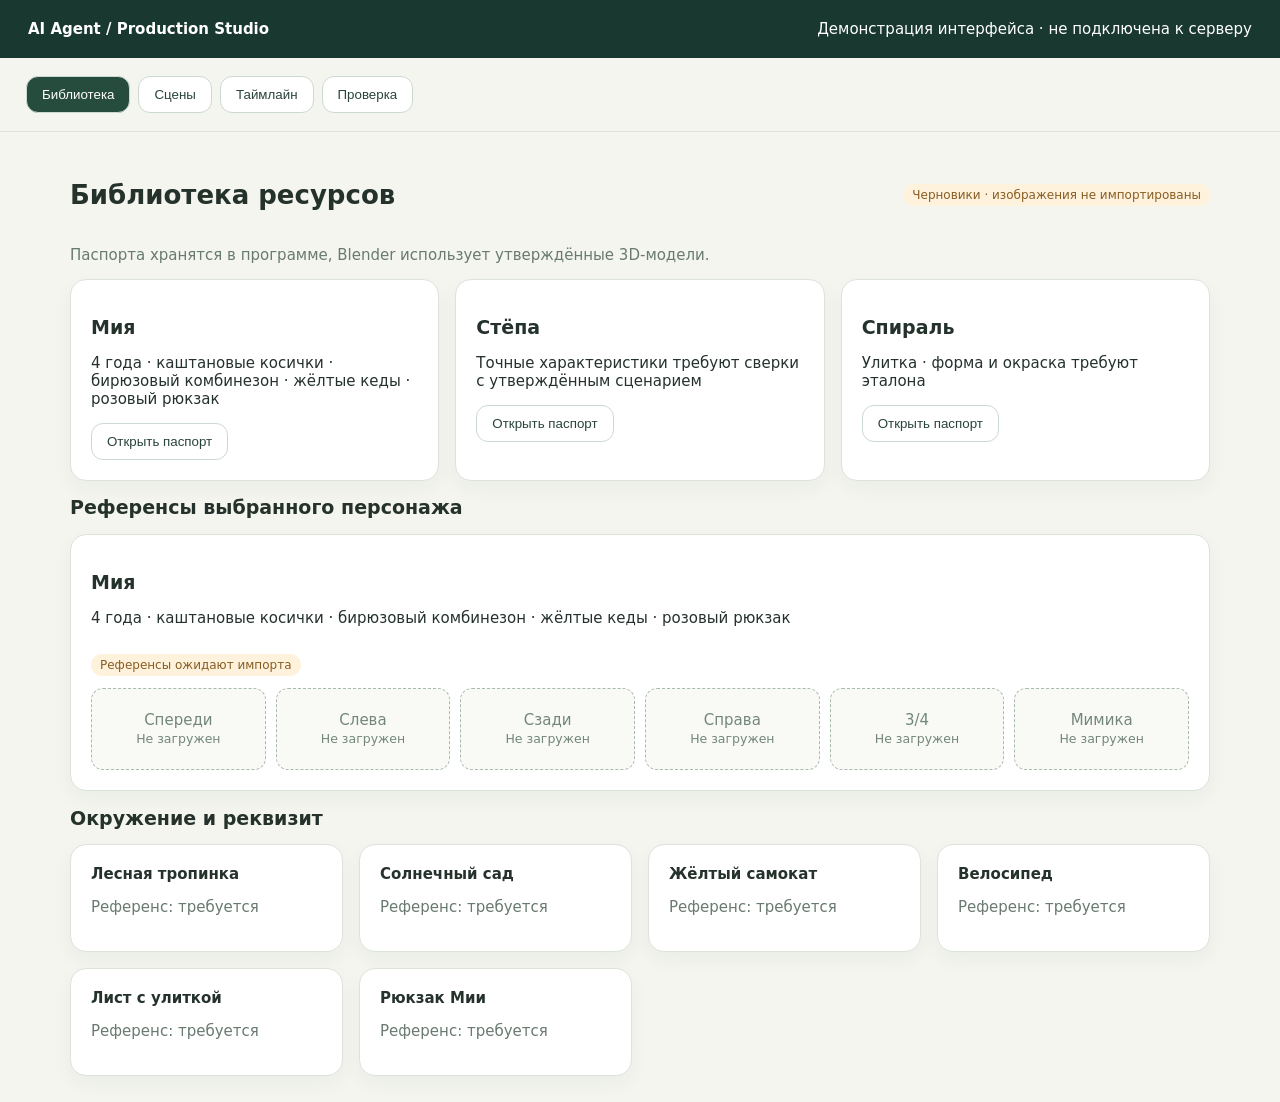
<file: static/reference-library-prototype.html>
<!doctype html><html lang="ru"><head><meta charset="utf-8"><meta name="viewport" content="width=device-width,initial-scale=1"><title>Библиотека — прототип AI Agent</title><style>
:root{font:15px system-ui;color:#25322c;background:#f4f5ef}*{box-sizing:border-box}body{margin:0}header{background:#19382f;color:white;padding:20px 28px;display:flex;justify-content:space-between;gap:12px;flex-wrap:wrap}nav{display:flex;gap:8px;flex-wrap:wrap;padding:18px 26px;border-bottom:1px solid #dce3d9}button{background:white;border:1px solid #ccd9d1;padding:10px 15px;border-radius:12px;color:#294438;cursor:pointer}button[aria-selected=true]{background:#254c3d;color:white}main{max-width:1180px;margin:26px auto;padding:0 20px}h1{font-size:26px}h2{font-size:19px}.muted{color:#697a70}.cards{display:grid;grid-template-columns:repeat(auto-fit,minmax(230px,1fr));gap:16px}.card{background:white;border:1px solid #dce4da;border-radius:16px;padding:20px;box-shadow:0 8px 20px #19382f0b}.slot{border:1px dashed #a9b9ae;border-radius:12px;padding:22px;text-align:center;color:#72867a;background:#f9faf6}.slots{display:grid;grid-template-columns:repeat(auto-fit,minmax(125px,1fr));gap:10px}.pill{display:inline-block;background:#fff2dc;color:#885c22;padding:4px 9px;border-radius:20px;font-size:12px}section[hidden]{display:none}.row{display:flex;justify-content:space-between;align-items:center;gap:10px;flex-wrap:wrap}table{width:100%;border-collapse:collapse}td,th{padding:12px;text-align:left;border-bottom:1px solid #e5ebe5}
</style></head><body><header><strong>AI Agent / Production Studio</strong><span>Демонстрация интерфейса · не подключена к серверу</span></header>
<nav role="tablist"><button aria-selected="true" data-tab="library">Библиотека</button><button aria-selected="false" data-tab="scenes">Сцены</button><button aria-selected="false" data-tab="timeline">Таймлайн</button><button aria-selected="false" data-tab="audit">Проверка</button></nav>
<main><section id="library"><div class="row"><h1>Библиотека ресурсов</h1><span class="pill">Черновики · изображения не импортированы</span></div><p class="muted">Паспорта хранятся в программе, Blender использует утверждённые 3D-модели.</p><div class="cards" id="characters"></div><h2>Референсы выбранного персонажа</h2><div class="card"><div id="passport"></div><div class="slots" id="slots"></div></div><h2>Окружение и реквизит</h2><div class="cards" id="props"></div></section>
<section id="scenes" hidden><h1>Сцены</h1><div class="card"><p>Подтверждённые элементы: Мия, улитка, лесная тропинка, сад, жёлтый самокат и велосипед.</p><p class="muted">Полный утверждённый сценарий из 30 сцен отсутствует в доступных исходниках. Сцены 8–30 не выдуманы.</p></div></section>
<section id="timeline" hidden><h1>Таймлайн · 30 сцен</h1><div class="cards" id="timeline-cards"></div></section>
<section id="audit" hidden><h1>Проверка готовности</h1><div class="card"><table><tr><th>Компонент</th><th>Статус</th></tr><tr><td>Структура паспортов</td><td>Код создан</td></tr><tr><td>Выбор ракурса</td><td>Базовый код создан</td></tr><tr><td>Реальные изображения</td><td>Не импортированы</td></tr><tr><td>3D-модели и Blender</td><td>Не подключены</td></tr><tr><td>30 сцен</td><td>Требуется исходный сценарий</td></tr><tr><td>UI</td><td>Автономный прототип, не production</td></tr></table></div></section></main>
<script>
const people=[{id:'mia',name:'Мия',desc:'4 года · каштановые косички · бирюзовый комбинезон · жёлтые кеды · розовый рюкзак'},{id:'stepa',name:'Стёпа',desc:'Точные характеристики требуют сверки с утверждённым сценарием'},{id:'snail_spiral',name:'Спираль',desc:'Улитка · форма и окраска требуют эталона'}];
const views=['Спереди','Слева','Сзади','Справа','3/4','Мимика'];
const props=['Лесная тропинка','Солнечный сад','Жёлтый самокат','Велосипед','Лист с улиткой','Рюкзак Мии'];
const escapeHTML=s=>String(s).replace(/[&<>"']/g,c=>({'&':'&amp;','<':'&lt;','>':'&gt;','"':'&quot;',"'":'&#39;'}[c]));
function showPerson(id){const p=people.find(x=>x.id===id);document.getElementById('passport').innerHTML='<h2>'+escapeHTML(p.name)+'</h2><p>'+escapeHTML(p.desc)+'</p><p class="pill">Референсы ожидают импорта</p>';document.getElementById('slots').innerHTML=views.map(v=>'<div class="slot">'+escapeHTML(v)+'<br><small>Не загружен</small></div>').join('')}
document.getElementById('characters').innerHTML=people.map(p=>'<article class="card"><h2>'+escapeHTML(p.name)+'</h2><p>'+escapeHTML(p.desc)+'</p><button data-person="'+p.id+'">Открыть паспорт</button></article>').join('');
document.getElementById('props').innerHTML=props.map(p=>'<div class="card"><strong>'+escapeHTML(p)+'</strong><p class="muted">Референс: требуется</p></div>').join('');
document.getElementById('timeline-cards').innerHTML=Array.from({length:30},(_,i)=>'<div class="card"><strong>Сцена '+String(i+1).padStart(2,'0')+'</strong><p class="muted">Сценарий / ассеты: не сверены</p></div>').join('');
document.addEventListener('click',e=>{const person=e.target.closest('[data-person]');if(person)showPerson(person.dataset.person);const tab=e.target.closest('[data-tab]');if(tab){document.querySelectorAll('[data-tab]').forEach(b=>b.setAttribute('aria-selected',String(b===tab)));document.querySelectorAll('main section').forEach(s=>s.hidden=s.id!==tab.dataset.tab)}});
showPerson('mia');
</script></body></html>
</file>
